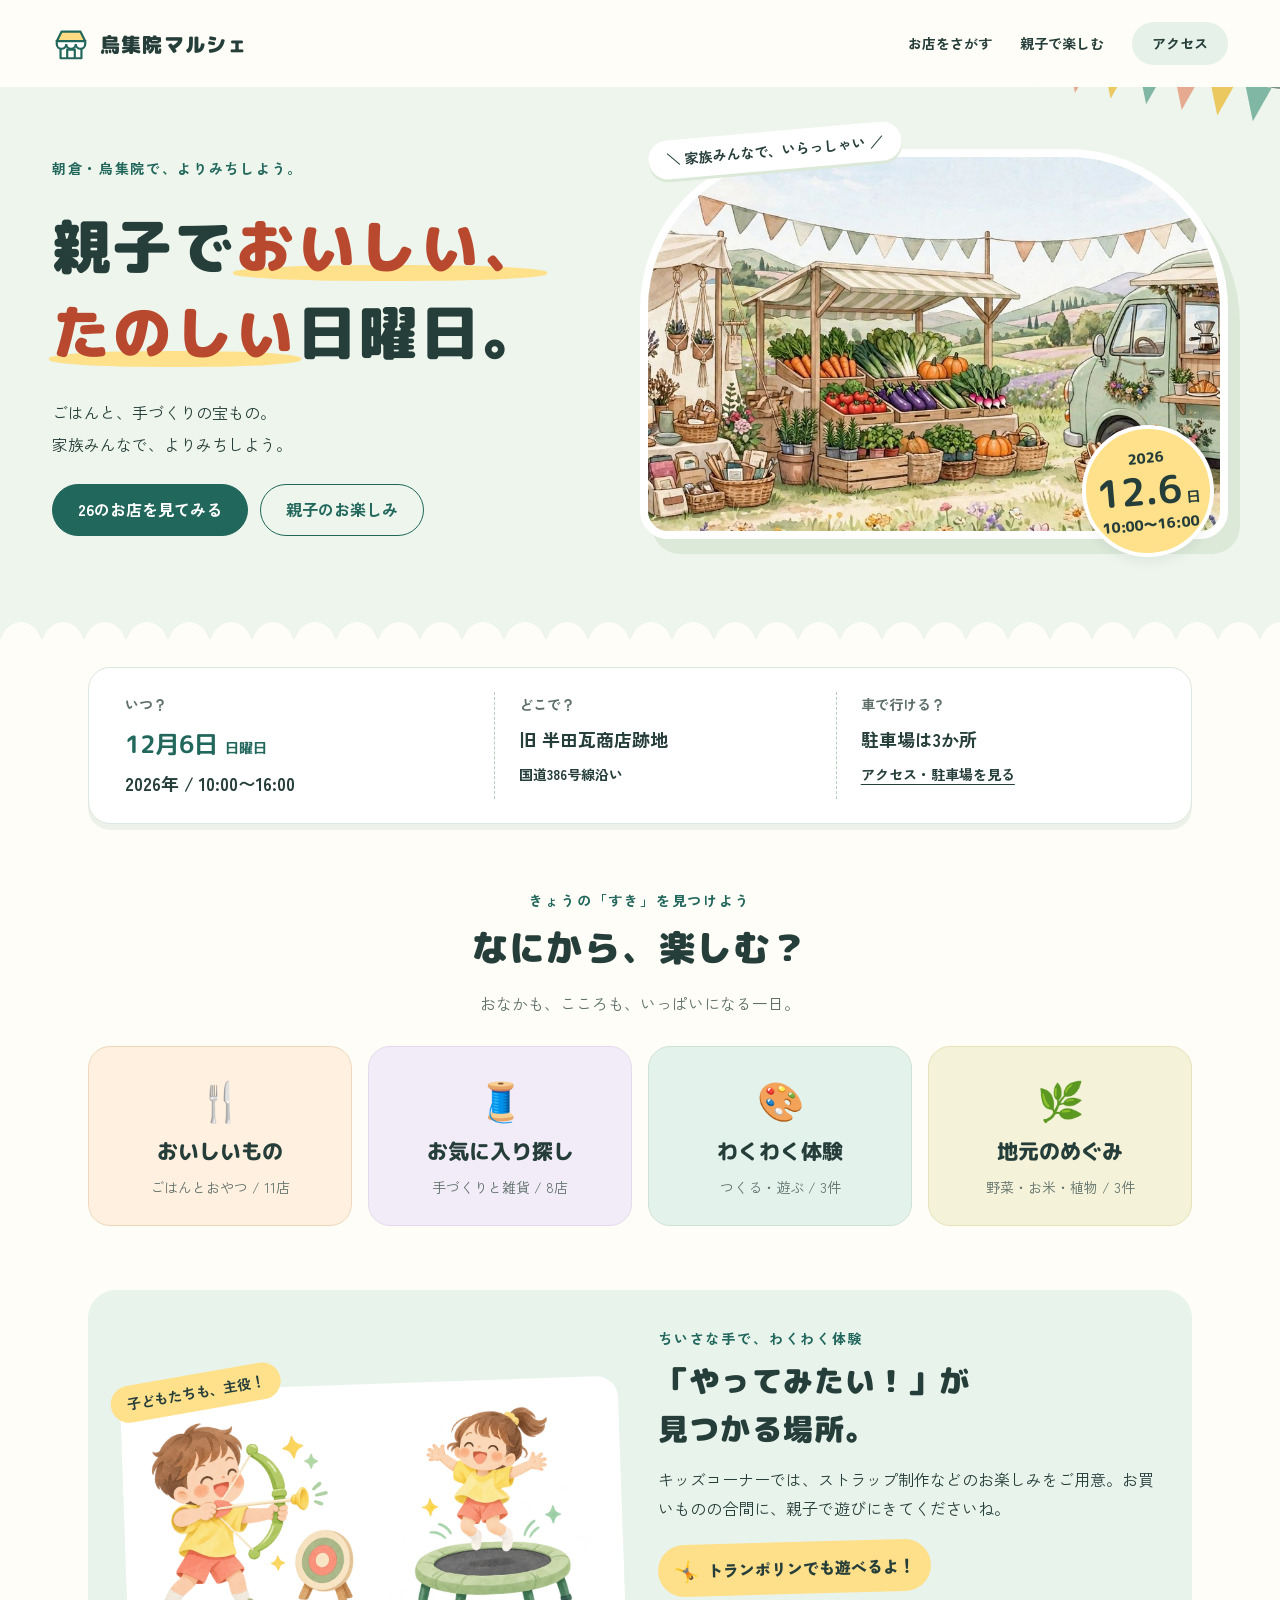
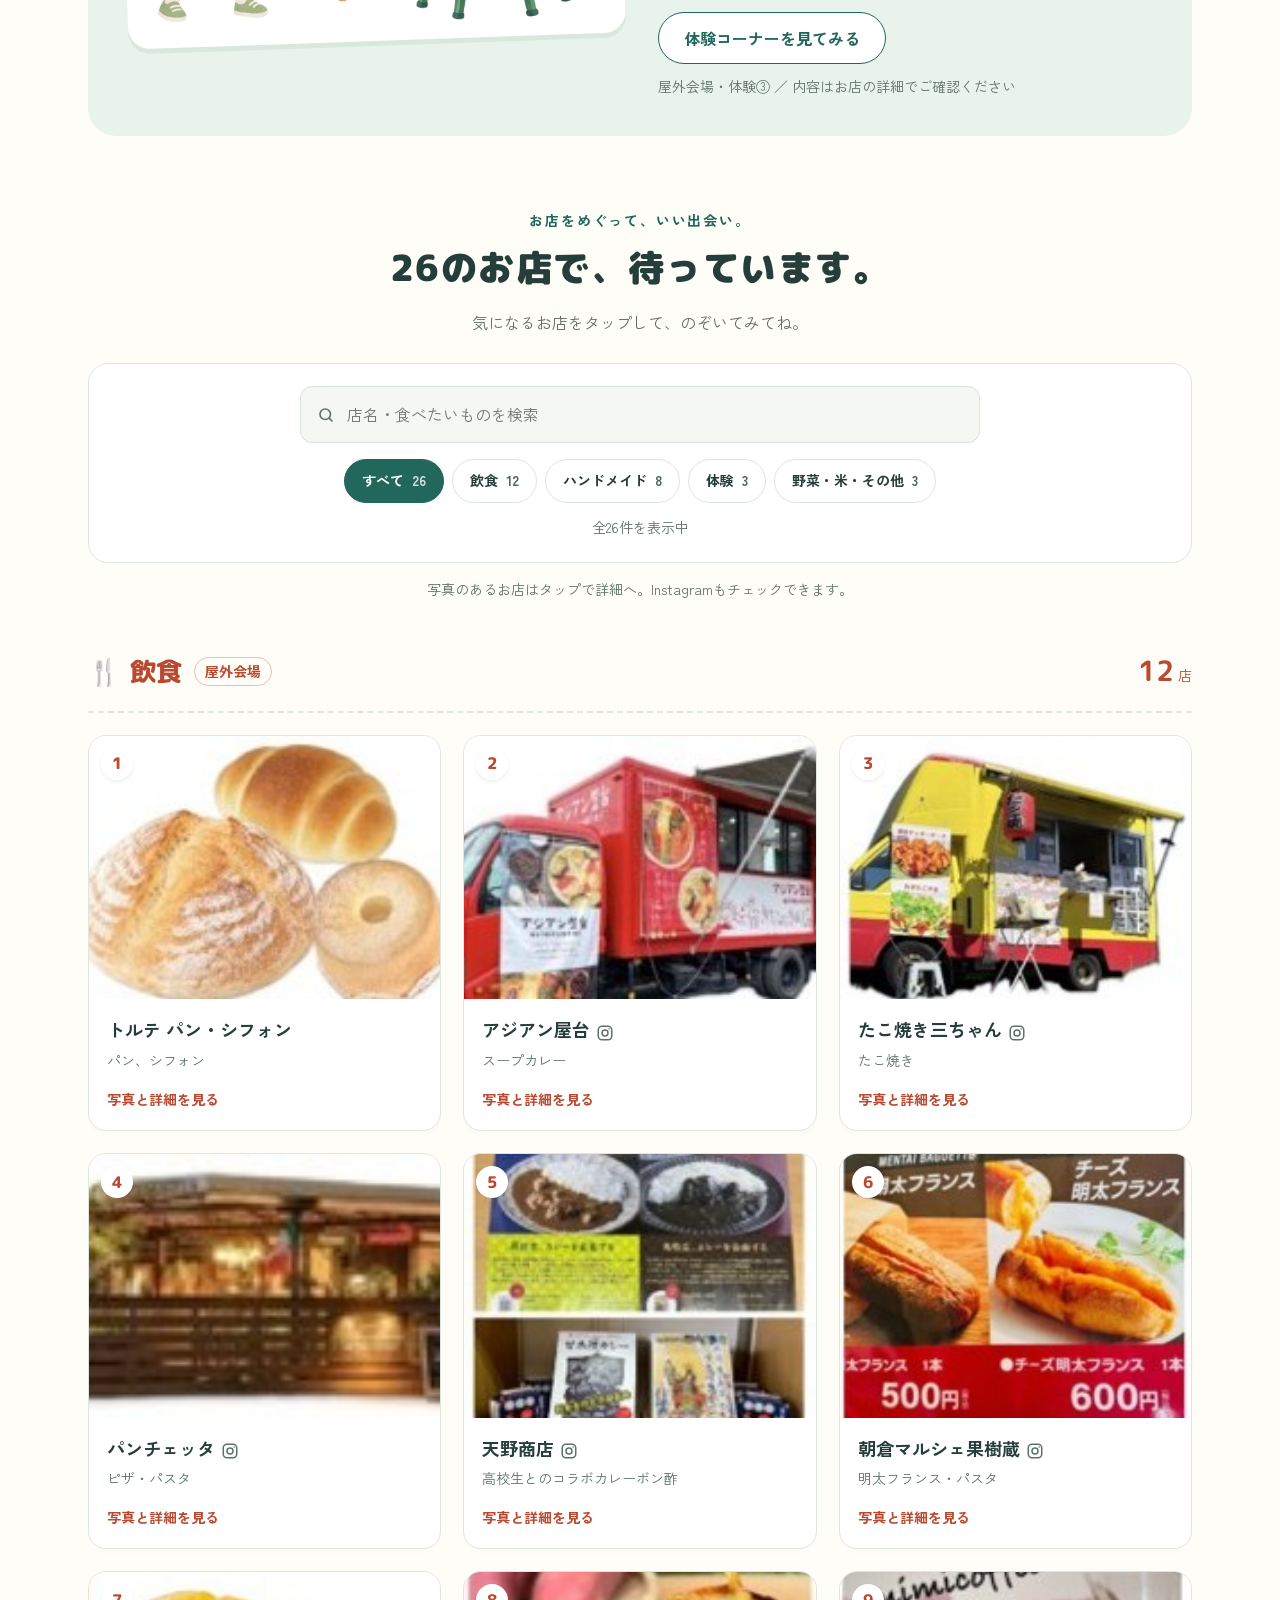
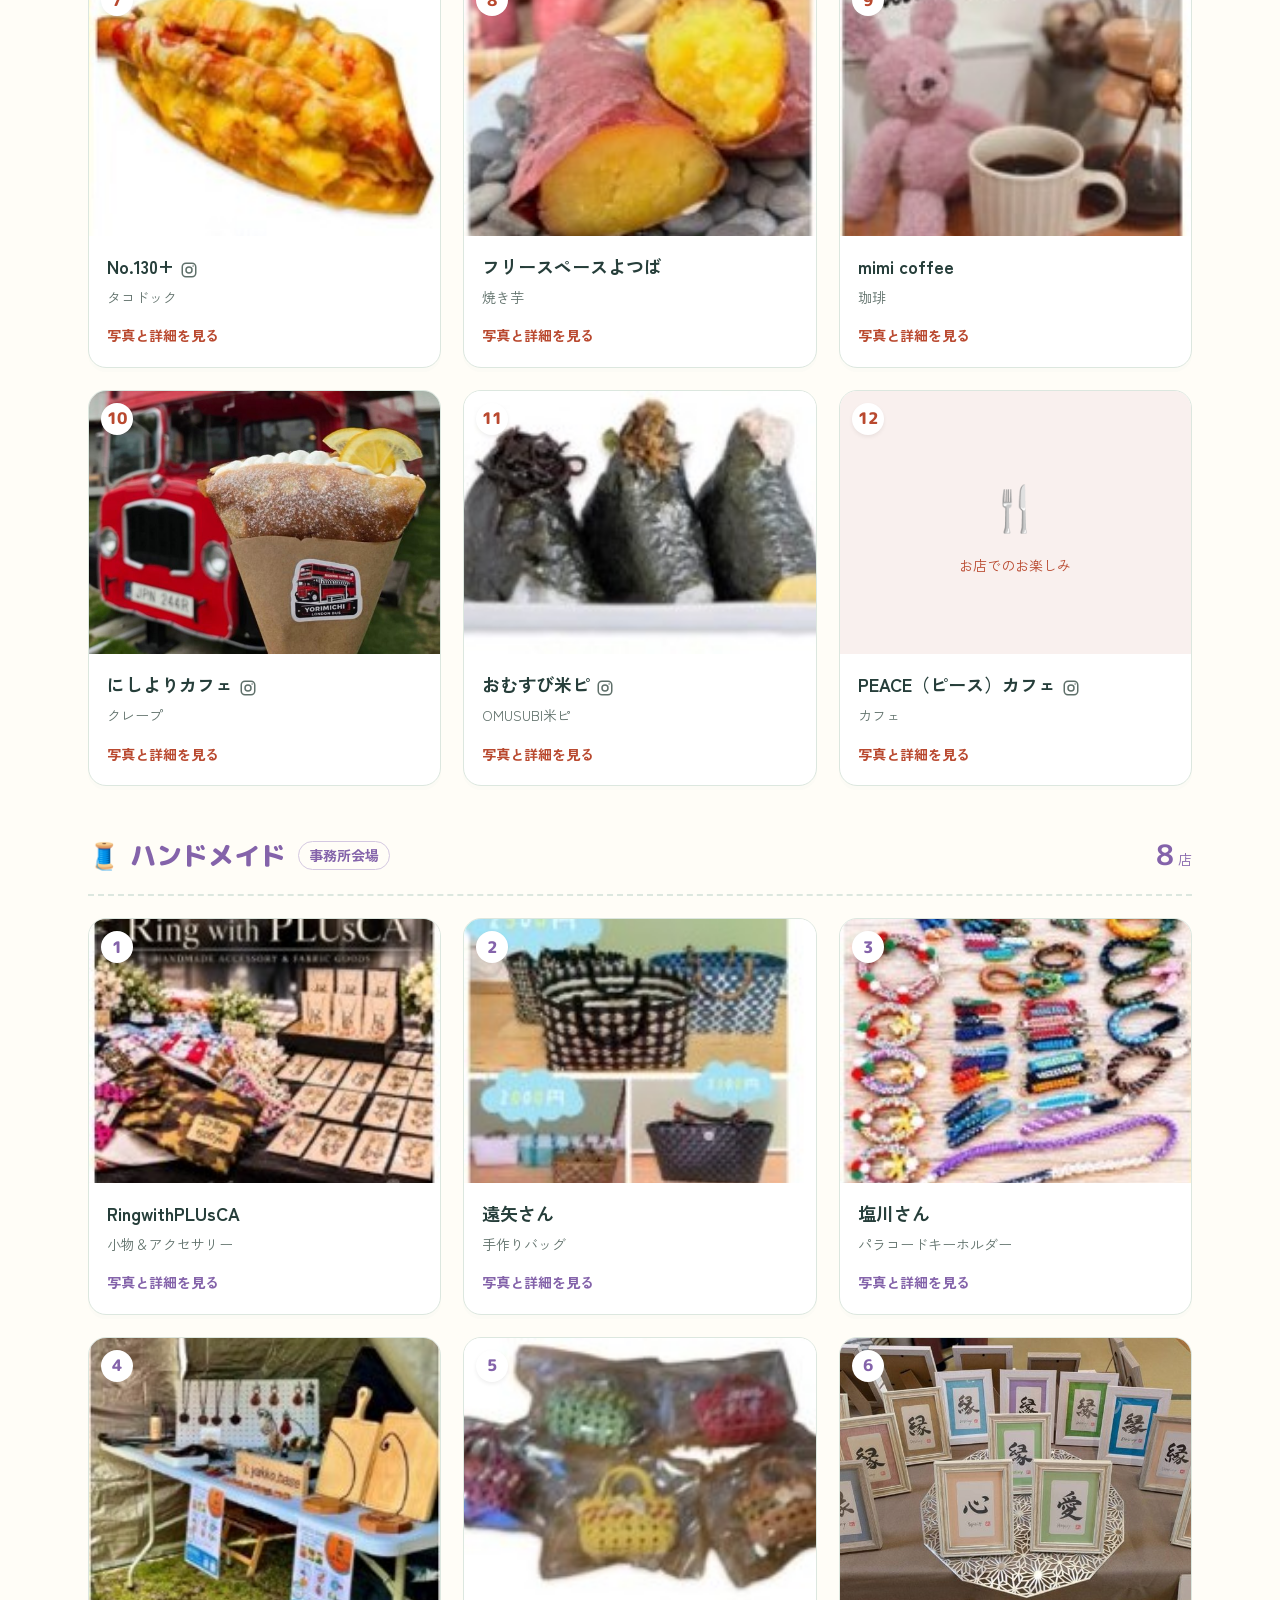
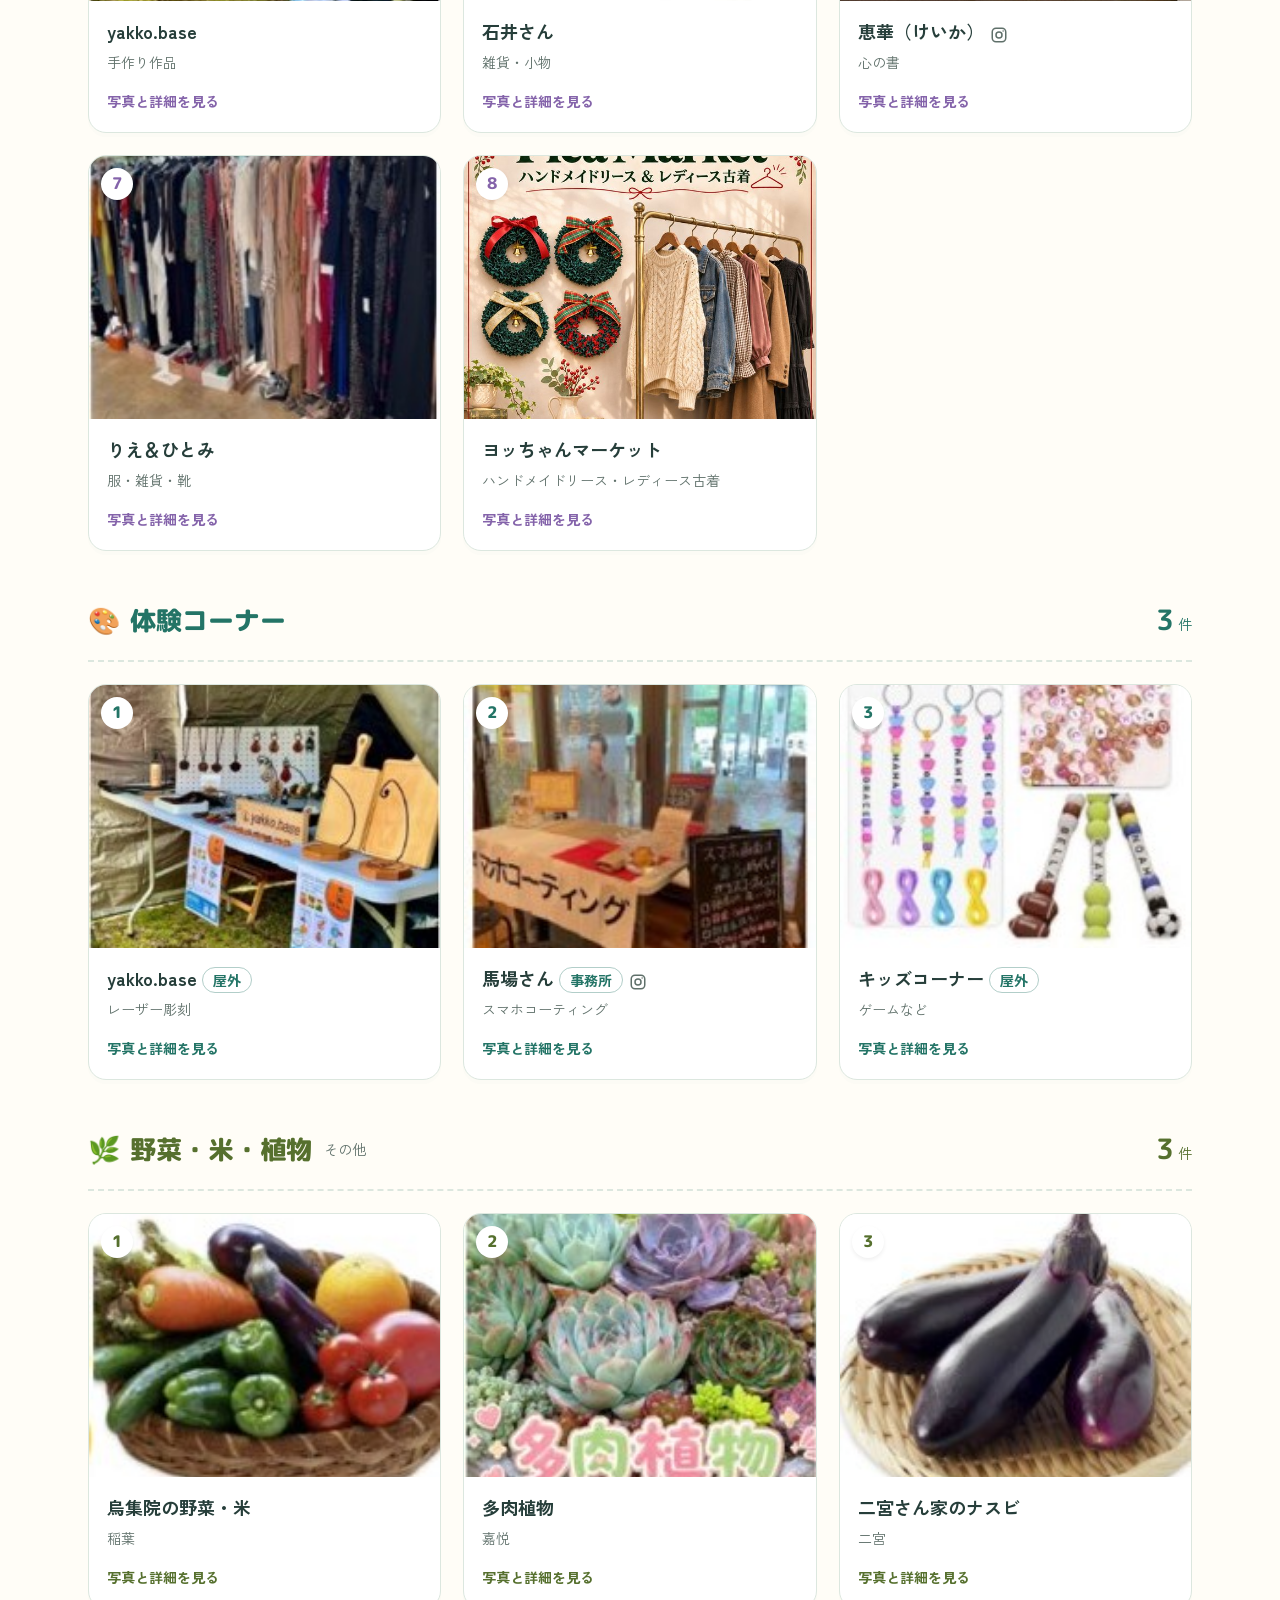
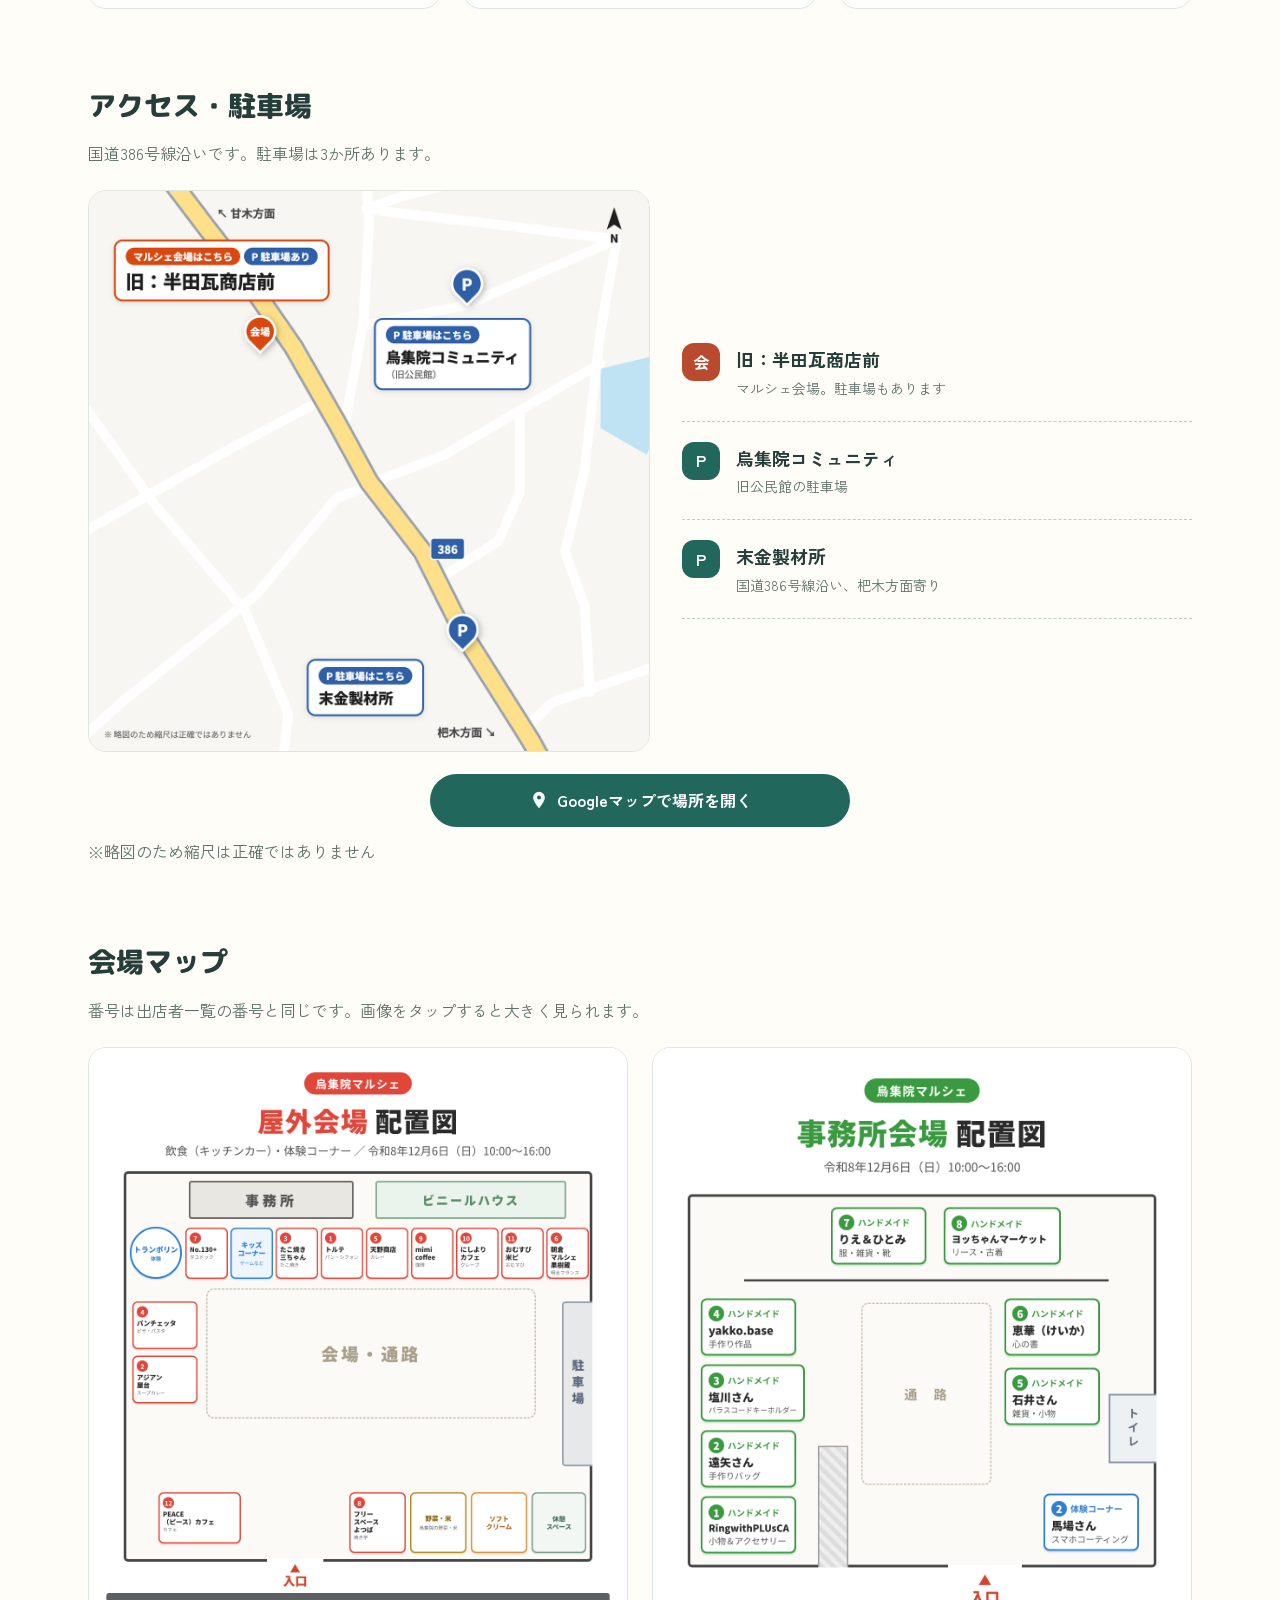
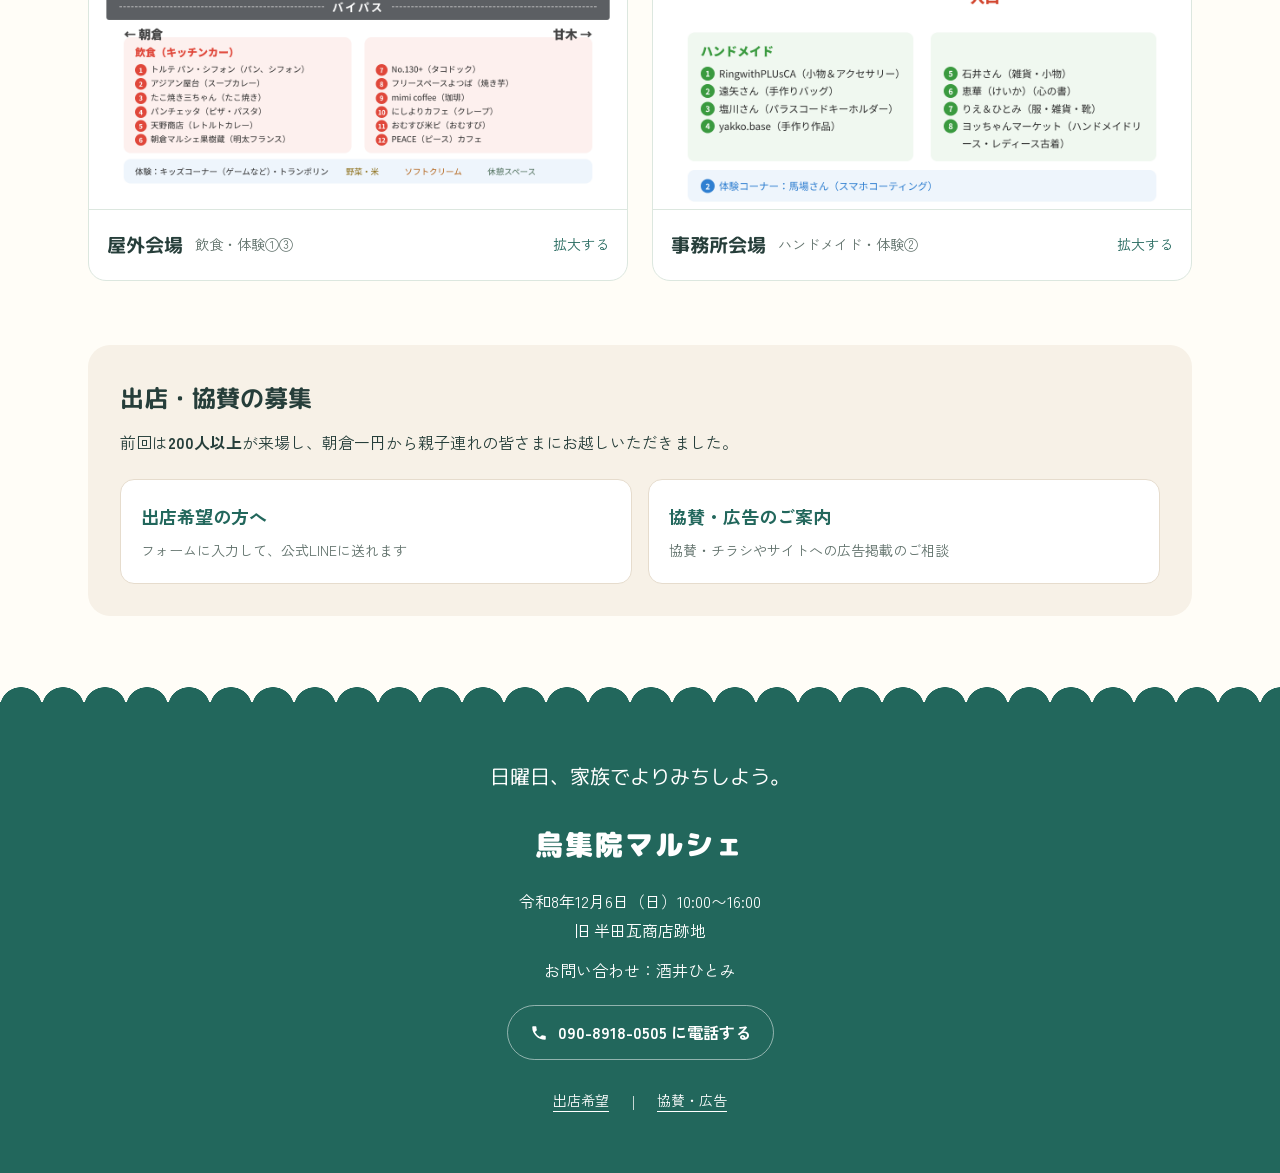
<file: index.html>
<!doctype html>
<html lang="ja">
<head>
<meta charset="utf-8">
<meta name="viewport" content="width=device-width, initial-scale=1, viewport-fit=cover">
<meta name="color-scheme" content="light">
<meta name="description" content="12月6日（日）は烏集院マルシェへ。ごはんとおやつ、手づくり雑貨、キッズコーナーなど全26店。親子で楽しむ日曜日。10:00〜16:00／旧 半田瓦商店跡地。">
<link rel="icon" href="data:,">
<title>烏集院マルシェ｜親子でおいしい、たのしい日曜日。</title>
<link rel="preconnect" href="https://fonts.googleapis.com">
<link rel="preconnect" href="https://fonts.gstatic.com" crossorigin>
<link rel="stylesheet" href="theme.css">
<link rel="stylesheet" href="market.css">
</head>
<body>

<a class="skip-link" href="#shops">お店の一覧へ進む</a>
<nav class="site-nav" aria-label="メインメニュー">
  <a class="brand" href="index.html" aria-label="烏集院マルシェ ホーム"><svg class="brand-icon" viewBox="0 0 40 40" fill="none" aria-hidden="true"><path d="M5 17 10 7h20l5 10" fill="#ffdc83" stroke="currentColor" stroke-width="2.3" stroke-linejoin="round"/><path d="M5 17h30v3a5 5 0 0 1-10 0 5 5 0 0 1-10 0 5 5 0 0 1-10 0v-3Z" fill="#fff" stroke="currentColor" stroke-width="2.3"/><path d="M9 25v10h22V25M16 35v-9h8v9" stroke="currentColor" stroke-width="2.3" stroke-linejoin="round"/></svg>烏集院マルシェ</a>
  <div class="nav-links"><a href="#shops">お店をさがす</a><a href="#kids">親子で楽しむ</a><a class="nav-access" href="#access">アクセス</a></div>
</nav>
<header class="hero">
  <div class="bunting" aria-hidden="true"><i></i><i></i><i></i><i></i><i></i><i></i><i></i><i></i><i></i><i></i><i></i><i></i></div>
  <div class="hero-inner">
    <div class="hero-copy">
      <p class="eyebrow">朝倉・烏集院で、よりみちしよう。</p>
      <h1>親子で<span class="accent">おいしい、</span><br><span class="accent">たのしい</span>日曜日。</h1>
      <p class="welcome">ごはんと、手づくりの宝もの。<br>家族みんなで、よりみちしよう。</p>
      <div class="hero-actions"><a class="pill" href="#shops">26のお店を見てみる</a><a class="pill secondary" href="#kids">親子のお楽しみ</a></div>
    </div>
    <div class="hero-art">
      <img class="hero-img" src="images/market-illustration.jpg" alt="雑貨のテント、野菜の屋台、キッチンカーが並ぶマルシェの水彩イラスト" width="1600" height="600" fetchpriority="high">
      <span class="art-caption">＼ 家族みんなで、いらっしゃい ／</span>
      <div class="art-note"><span>2026</span><b>12.6<span style="font-size:14px"> 日</span></b><span>10:00〜16:00</span></div>
    </div>
  </div>
</header>

<main class="wrap" id="main-content">

  <dl class="info" aria-label="開催情報">
    <div><dt>いつ？</dt><dd><strong>12月6日 <small>日曜日</small></strong><br>2026年 / 10:00〜16:00</dd></div>
    <div><dt>どこで？</dt><dd>旧 半田瓦商店跡地<br><small>国道386号線沿い</small></dd></div>
    <div><dt>車で行ける？</dt><dd>駐車場は3か所<br><a href="#access"><small>アクセス・駐車場を見る</small></a></dd></div>
  </dl>

  <section class="discover" aria-labelledby="discover-title">
    <p class="section-kicker">きょうの「すき」を見つけよう</p>
    <h2 class="section-title" id="discover-title">なにから、楽しむ？</h2>
    <p class="section-intro">おなかも、こころも、いっぱいになる一日。</p>
    <div class="discover-links">
      <a class="discover-link" href="#shops" data-discover="food"><span class="symbol" aria-hidden="true">🍴</span><b>おいしいもの</b><span>ごはんとおやつ / 11店</span></a>
      <a class="discover-link" href="#shops" data-discover="handmade"><span class="symbol" aria-hidden="true">🧵</span><b>お気に入り探し</b><span>手づくりと雑貨 / 8店</span></a>
      <a class="discover-link" href="#shops" data-discover="experience"><span class="symbol" aria-hidden="true">🎨</span><b>わくわく体験</b><span>つくる・遊ぶ / 3件</span></a>
      <a class="discover-link" href="#shops" data-discover="farm"><span class="symbol" aria-hidden="true">🌿</span><b>地元のめぐみ</b><span>野菜・お米・植物 / 3件</span></a>
    </div>
  </section>

  <section class="kids" id="kids" aria-labelledby="kids-title">
    <div class="kids-photo kids-photo--play">
      <img loading="lazy" decoding="async" src="images/archery.webp" width="640" height="640" alt="おもちゃの弓矢で遊ぶ子どものイラスト">
      <img loading="lazy" decoding="async" src="images/trampoline.webp" width="640" height="640" alt="トランポリンで楽しそうに跳ぶ子どものイラスト">
      <span class="kids-sticker">子どもたちも、主役！</span>
    </div>
    <div class="kids-copy"><p class="section-kicker">ちいさな手で、わくわく体験</p><h2 class="section-title" id="kids-title">「やってみたい！」が<br>見つかる場所。</h2><p>キッズコーナーでは、ストラップ制作などのお楽しみをご用意。お買いものの合間に、親子で遊びにきてくださいね。</p><p class="kids-tramp"><span aria-hidden="true">🤸</span>トランポリンでも遊べるよ！</p><a class="pill" href="#shops" data-discover="experience">体験コーナーを見てみる</a><span class="kids-small">屋外会場・体験③ ／ 内容はお店の詳細でご確認ください</span></div>
  </section>



  <div class="list-heading" id="shops"><p class="section-kicker">お店をめぐって、いい出会い。</p><h2 class="section-title"><span>26のお店で、</span><span>待っています。</span></h2><p class="section-intro">気になるお店をタップして、のぞいてみてね。</p></div>
  <div class="controls">
    <label class="search">
      <svg width="18" height="18" viewBox="0 0 24 24" fill="none" stroke="currentColor" stroke-width="2.2" stroke-linecap="round" aria-hidden="true"><circle cx="11" cy="11" r="7"/><path d="m20 20-3.5-3.5"/></svg>
      <input id="q" type="search" placeholder="店名・食べたいものを検索" aria-label="出店者を検索">
    </label>
    <div class="tabs" role="group" aria-label="カテゴリで絞り込み">
      <button type="button" class="tab" data-filter="all" aria-pressed="true">すべて <span class="k">26</span></button>
      <button type="button" class="tab" data-filter="food" aria-pressed="false"><span class="d" aria-hidden="true"></span>飲食 <span class="k">12</span></button>
      <button type="button" class="tab" data-filter="handmade" aria-pressed="false"><span class="d" aria-hidden="true"></span>ハンドメイド <span class="k">8</span></button>
      <button type="button" class="tab" data-filter="experience" aria-pressed="false"><span class="d" aria-hidden="true"></span>体験 <span class="k">3</span></button>
      <button type="button" class="tab" data-filter="farm" aria-pressed="false"><span class="d" aria-hidden="true"></span>野菜・米・その他 <span class="k">3</span></button>
    </div>
    <p class="result-line" id="resultLine" aria-live="polite">全26件を表示中</p>
  </div>

  <p class="swipe-hint">写真のあるお店はタップで詳細へ。Instagramもチェックできます。</p>
  <div id="list">

    <section class="cat cat-food" data-cat="food">
      <div class="cat-head"><h2>飲食</h2><a class="place" href="#map-okugai">屋外会場</a><span class="count"><b>12</b>店</span></div>
      <ul class="rows">
        <li class="row" data-text="トルテ パン・シフォン パン シフォン"><span class="no">1</span><div><div class="name">トルテ パン・シフォン</div><div class="item">パン、シフォン</div></div></li>
        <li class="row" data-text="アジアン屋台 スープカレー"><span class="no">2</span><div><div class="name">アジアン屋台</div><div class="item">スープカレー</div></div></li>
        <li class="row" data-text="たこ焼き三ちゃん たこ焼き"><span class="no">3</span><div><div class="name">たこ焼き三ちゃん</div><div class="item">たこ焼き</div></div></li>
        <li class="row" data-text="パンチェッタ ピザ パスタ"><span class="no">4</span><div><div class="name">パンチェッタ</div><div class="item">ピザ・パスタ</div></div></li>
        <li class="row" data-text="天野商店 高校生とのコラボカレーボン酢 コラボ"><span class="no">5</span><div><div class="name">天野商店</div><div class="item">高校生とのコラボカレーボン酢</div></div></li>
        <li class="row" data-text="朝倉マルシェ果樹蔵 明太フランス パスタ"><span class="no">6</span><div><div class="name">朝倉マルシェ果樹蔵</div><div class="item">明太フランス・パスタ</div></div></li>
        <li class="row" data-text="No.130+ タコドック"><span class="no">7</span><div><div class="name">No.130+</div><div class="item">タコドック</div></div></li>
        <li class="row" data-text="フリースペースよつば 焼き芋"><span class="no">8</span><div><div class="name">フリースペースよつば</div><div class="item">焼き芋</div></div></li>
        <li class="row" data-text="mimi coffee 珈琲 コーヒー"><span class="no">9</span><div><div class="name">mimi coffee</div><div class="item">珈琲</div></div></li>
        <li class="row" data-text="NiSHiYOR! café にしよりカフェ クレープ"><span class="no">10</span><div><div class="name">にしよりカフェ</div><div class="item">クレープ</div></div></li>
        <li class="row" data-text="おむすび米ピ OMUSUBI米ピ"><span class="no">11</span><div><div class="name">おむすび米ピ</div><div class="item">OMUSUBI米ピ</div></div></li>
        <li class="row" data-text="PEACE ピース ピースカフェ カフェ"><span class="no">12</span><div><div class="name">PEACE（ピース）カフェ</div><div class="item">カフェ</div></div></li>
      </ul>
    </section>

    <section class="cat cat-hand" data-cat="handmade">
      <div class="cat-head"><h2>ハンドメイド</h2><a class="place" href="#map-jimusho">事務所会場</a><span class="count"><b>8</b>店</span></div>
      <ul class="rows">
        <li class="row" data-text="RingwithPLUsCA 小物 アクセサリー"><span class="no">1</span><div><div class="name">RingwithPLUsCA</div><div class="item">小物＆アクセサリー</div></div></li>
        <li class="row" data-text="遠矢さん 手作りバッグ"><span class="no">2</span><div><div class="name">遠矢さん</div><div class="item">手作りバッグ</div></div></li>
        <li class="row" data-text="塩川さん パラコードキーホルダー"><span class="no">3</span><div><div class="name">塩川さん</div><div class="item">パラコードキーホルダー</div></div></li>
        <li class="row" data-text="yakko.base 手作り作品"><span class="no">4</span><div><div class="name">yakko.base</div><div class="item">手作り作品</div></div></li>
        <li class="row" data-text="石井さん 雑貨 小物"><span class="no">5</span><div><div class="name">石井さん</div><div class="item">雑貨・小物</div></div></li>
        <li class="row" data-text="恵華 けいか 心の書 書道 額"><span class="no">6</span><div><div class="name">恵華（けいか）</div><div class="item">心の書</div></div></li>
        <li class="row" data-text="りえ＆ひとみ 服 雑貨 靴"><span class="no">7</span><div><div class="name">りえ＆ひとみ</div><div class="item">服・雑貨・靴</div></div></li>
        <li class="row" data-text="ヨッちゃんマーケット 手作り雑貨 ハンドメイドリース リース レディース古着 古着 フリーマーケット"><span class="no">8</span><div><div class="name">ヨッちゃんマーケット</div><div class="item">ハンドメイドリース・レディース古着</div></div></li>
      </ul>
    </section>

    <section class="cat cat-exp" data-cat="experience">
      <div class="cat-head"><h2>体験コーナー</h2><span class="count"><b>3</b>件</span></div>
      <ul class="rows">
        <li class="row" data-text="yakko.base レーザー彫刻"><span class="no">1</span><div><div class="name">yakko.base<a class="place" href="#map-okugai">屋外</a></div><div class="item">レーザー彫刻</div></div></li>
        <li class="row" data-text="馬場さん スマホコーティング"><span class="no">2</span><div><div class="name">馬場さん<a class="place" href="#map-jimusho">事務所</a></div><div class="item">スマホコーティング</div></div></li>
        <li class="row" data-text="キッズコーナー ゲーム"><span class="no">3</span><div><div class="name">キッズコーナー<a class="place" href="#map-okugai">屋外</a></div><div class="item">ゲームなど</div></div></li>
      </ul>
    </section>

    <section class="cat cat-farm" data-cat="farm">
      <div class="cat-head"><h2>野菜・米・植物</h2><span class="sub">その他</span><span class="count"><b>3</b>件</span></div>
      <ul class="rows">
        <li class="row" data-text="烏集院の野菜 米 稲葉"><span class="no">1</span><div><div class="name">烏集院の野菜・米</div><div class="item">稲葉</div></div></li>
        <li class="row" data-text="多肉植物 嘉悦"><span class="no">2</span><div><div class="name">多肉植物</div><div class="item">嘉悦</div></div></li>
        <li class="row" data-text="二宮さん家のナスビ 二宮"><span class="no">3</span><div><div class="name">二宮さん家のナスビ</div><div class="item">二宮</div></div></li>
      </ul>
    </section>

    <div class="empty" id="empty">該当する出店者が見つかりませんでした。<br>別のキーワードで探してみてください。</div>
  </div>

  <section class="access" id="access" aria-labelledby="access-title">
    <h2 class="sec-title" id="access-title">アクセス・駐車場</h2>
    <p class="sec-note">国道386号線沿いです。駐車場は3か所あります。</p>
    <div class="access-body">
      <figure class="access-map">
        <a href="images/access-map.png" target="_blank" rel="noopener"><img loading="lazy" decoding="async" src="images/access-map.png" alt="会場周辺の略図。国道386号線沿い、甘木方面寄りに会場の旧 半田瓦商店前（駐車場あり）。その東側に烏集院コミュニティ（旧公民館）の駐車場、杷木方面寄りに末金製材所の駐車場。" width="1200" height="1200"></a>
      </figure>
      <ul class="parking">
        <li><span class="p venue" aria-hidden="true"><span>会</span></span><div><b>旧：半田瓦商店前</b><small>マルシェ会場。駐車場もあります</small></div></li>
        <li><span class="p" aria-hidden="true"><span>P</span></span><div><b>烏集院コミュニティ</b><small>旧公民館の駐車場</small></div></li>
        <li><span class="p" aria-hidden="true"><span>P</span></span><div><b>末金製材所</b><small>国道386号線沿い、杷木方面寄り</small></div></li>
      </ul>
    </div>
    <a class="gmap" href="https://maps.app.goo.gl/vhonHxLZ6FecGgJs9" target="_blank" rel="noopener"><svg width="20" height="20" viewBox="0 0 24 24" fill="currentColor" aria-hidden="true"><path d="M12 2a7 7 0 0 0-7 7c0 5.2 7 13 7 13s7-7.8 7-13a7 7 0 0 0-7-7zm0 9.5A2.5 2.5 0 1 1 12 6.5a2.5 2.5 0 0 1 0 5z"/></svg>Googleマップで場所を開く</a>
    <p class="sec-note" style="margin-top:10px">※略図のため縮尺は正確ではありません</p>
  </section>

  <section class="maps" aria-labelledby="maps-title">
    <h2 class="sec-title" id="maps-title">会場マップ</h2>
    <p class="sec-note">番号は出店者一覧の番号と同じです。画像をタップすると大きく見られます。</p>
    <div class="map-grid">
      <figure class="map-card" id="map-okugai">
        <a href="images/haichi-okugai.png" target="_blank" rel="noopener"><img loading="lazy" decoding="async" src="images/haichi-okugai.png" alt="屋外会場の配置図。事務所とビニールハウスの前に、トランポリン、飲食7、キッズコーナー、飲食3・1・5・9・10・11・6が横一列。左側に飲食4・2、右側に駐車場。入口の左に飲食12、右に飲食8、野菜・米、ソフトクリーム、休憩スペース。バイパス側が入口。" width="1240" height="1754"></a>
        <figcaption><b>屋外会場</b><span>飲食・体験①③</span><em>拡大する</em></figcaption>
      </figure>
      <figure class="map-card" id="map-jimusho">
        <a href="images/haichi-jimusho.png" target="_blank" rel="noopener"><img loading="lazy" decoding="async" src="images/haichi-jimusho.png" alt="事務所会場の配置図。奥に7・8、左の壁沿いに4・3・2・1、右に6・5とトイレ、入口近くに体験2。" width="1240" height="1754"></a>
        <figcaption><b>事務所会場</b><span>ハンドメイド・体験②</span><em>拡大する</em></figcaption>
      </figure>
    </div>
  </section>



  <section class="join" aria-labelledby="join-title">
    <h2 id="join-title">出店・協賛の募集</h2>
    <p class="lead">前回は<b>200人以上</b>が来場し、朝倉一円から親子連れの皆さまにお越しいただきました。</p>
    <div class="join-links">
      <a href="entry.html"><b>出店希望の方へ</b><span>フォームに入力して、公式LINEに送れます</span><svg width="22" height="22" viewBox="0 0 24 24" fill="none" stroke="currentColor" stroke-width="2.4" stroke-linecap="round" stroke-linejoin="round" aria-hidden="true"><path d="m9 6 6 6-6 6"/></svg></a>
      <a class="sp" href="sponsor.html"><b>協賛・広告のご案内</b><span>協賛・チラシやサイトへの広告掲載のご相談</span><svg width="22" height="22" viewBox="0 0 24 24" fill="none" stroke="currentColor" stroke-width="2.4" stroke-linecap="round" stroke-linejoin="round" aria-hidden="true"><path d="m9 6 6 6-6 6"/></svg></a>
    </div>
  </section>
</main>

<footer>
  <div class="eave-top" aria-hidden="true"></div>
  <div class="foot">
    <p class="footer-message">日曜日、家族でよりみちしよう。</p>
    <p class="name">烏集院マルシェ</p>
    <p>令和8年12月6日（日）10:00〜16:00<br>旧 半田瓦商店跡地</p>
    <p>お問い合わせ：酒井ひとみ</p>
    <a class="call" href="tel:09089180505"><svg width="18" height="18" viewBox="0 0 24 24" fill="currentColor" aria-hidden="true"><path d="M6.6 10.8a15.1 15.1 0 0 0 6.6 6.6l2.2-2.2a1 1 0 0 1 1-.25 11.4 11.4 0 0 0 3.6.57 1 1 0 0 1 1 1V20a1 1 0 0 1-1 1A17 17 0 0 1 3 4a1 1 0 0 1 1-1h3.5a1 1 0 0 1 1 1c0 1.25.2 2.45.57 3.57a1 1 0 0 1-.25 1z"/></svg>090-8918-0505 に電話する</a>
    <p class="links"><a href="entry.html">出店希望</a>｜<a href="sponsor.html">協賛・広告</a></p>
  </div>
</footer>

<dialog class="shop" id="shop" aria-labelledby="shopTitle">
  <div class="ph" id="shopPh"></div>
  <div class="body">
    <p class="meta" id="shopMeta"></p>
    <h3 id="shopTitle"></h3>
    <ul class="desc" id="shopDesc"></ul>
    <p class="note" id="shopNote"></p>
    <a class="ig" id="shopIg" href="#" target="_blank" rel="noopener" hidden><svg width="18" height="18" viewBox="0 0 24 24" fill="none" stroke="currentColor" stroke-width="2" aria-hidden="true"><rect x="3" y="3" width="18" height="18" rx="5"/><circle cx="12" cy="12" r="4"/><circle cx="17.5" cy="6.5" r="1" fill="currentColor" stroke="none"/></svg><span id="shopIgText">Instagramを見る</span></a>
    <div class="actions">
      <a class="go" id="shopGo" href="#map-okugai">配置図で場所を見る</a>
      <button type="button" class="close" id="shopClose">閉じる</button>
    </div>
  </div>
</dialog>

<script>
(function(){
  var currentFilter='all';
  var q=document.getElementById('q');
  var sections=[].slice.call(document.querySelectorAll('section.cat'));
  var resultLine=document.getElementById('resultLine');
  var empty=document.getElementById('empty');
  var tabs=[].slice.call(document.querySelectorAll('.tab'));
  var TOTAL=26;

  function apply(){
    var keyword=q.value.trim().toLowerCase();
    var visible=0;
    sections.forEach(function(sec){
      var catMatch=(currentFilter==='all'||currentFilter===sec.getAttribute('data-cat'));
      var secVisible=0;
      sec.querySelectorAll('.row').forEach(function(row){
        var text=((row.getAttribute('data-text')||'')+' '+(row.getAttribute('data-details')||'')).toLowerCase();
        var show=catMatch && (!keyword || text.indexOf(keyword)>-1);
        row.classList.toggle('hidden',!show);
        if(show){secVisible++;visible++;}
      });
      sec.classList.toggle('hidden',secVisible===0);
    });
    empty.classList.toggle('show',visible===0);
    resultLine.textContent=(visible===TOTAL)?'全26件を表示中':visible+'件を表示中（全26件）';
    tabs.forEach(function(b){b.setAttribute('aria-pressed',b.getAttribute('data-filter')===currentFilter?'true':'false');});
  }
  tabs.forEach(function(b){
    b.addEventListener('click',function(){currentFilter=b.getAttribute('data-filter');apply();});
  });

  /* ---- 店舗の詳細 ---- */
  var IMG={"yocchan": "images/shops/yocchan.jpg", "nishiyori": "images/shops/nishiyori.jpg", "amano": "images/shops/amano.jpg", "asian": "images/shops/asian.jpg", "baba": "images/shops/baba.jpg", "inaba": "images/shops/inaba.jpg", "ishii": "images/shops/ishii.jpg", "kaetsu": "images/shops/kaetsu.jpg", "kajuzo": "images/shops/kajuzo.jpg", "mimi": "images/shops/mimi.jpg", "naomi": "images/shops/naomi.jpg", "ninomiya": "images/shops/ninomiya.jpg", "no130": "images/shops/no130.jpg", "omusubi": "images/shops/omusubi.jpg", "pancetta": "images/shops/pancetta.jpg", "plusca": "images/shops/plusca.jpg", "rie": "images/shops/rie.jpg", "shiokawa": "images/shops/shiokawa.jpg", "takoyaki": "images/shops/takoyaki.jpg", "torte": "images/shops/torte.jpg", "toya": "images/shops/toya.jpg", "toys": "images/shops/toys.jpg", "yakko": "images/shops/yakko.jpg", "yotsuba": "images/shops/yotsuba.jpg", "keika": "images/shops/keika.jpg"};
  var SHOPS={"food-1": {"img": ["torte"], "title": "TORTE〜トルテ〜", "desc": ["塩こうじごはん", "シフォンケーキ"], "place": "okugai"}, "food-2": {"img": ["asian"], "title": "アジアン屋台", "desc": ["スープカレー"], "place": "okugai", "ig": "asian_yatai"}, "food-3": {"img": ["takoyaki"], "title": "たこ焼き三ちゃん", "desc": ["たこ焼き"], "place": "okugai", "ig": "takoyaki_sanchan"}, "food-4": {"img": ["pancetta"], "title": "パンチェッタ", "desc": ["ピザ・パスタ"], "place": "okugai", "ig": "pancetta2007"}, "food-5": {"img": ["amano"], "title": "天野商店", "desc": ["レトルトカレー"], "place": "okugai", "ig": "amanoshouten_mz"}, "food-6": {"img": ["kajuzo"], "title": "朝倉マルシェ果樹蔵", "desc": ["明太フランス"], "place": "okugai", "ig": "kajyukura.fan"}, "food-7": {"img": ["no130"], "title": "NO.130+", "desc": ["名物 タコドック"], "place": "okugai", "ig": "no.130purasu"}, "food-8": {"img": ["yotsuba"], "title": "フリースペースよつば", "desc": ["焼き芋"], "place": "okugai"}, "food-9": {"img": ["mimi"], "title": "mimicoffee", "desc": ["淹れたてコーヒー"], "place": "okugai"}, "food-10": {"img": ["nishiyori"], "title": "NiSHiYOR! café\nにしよりカフェ", "desc": ["クレープ"], "note": "朝倉の食材を使ったやさしい味", "place": "okugai", "ig": "nishiyoricafe"}, "food-11": {"img": ["omusubi"], "title": "OMUSUBI米ピ", "desc": ["こだわりのおむすび"], "place": "okugai", "ig": "omusubi_komepi"}, "hand-1": {"img": ["plusca"], "title": "Ring with PLUsCA", "desc": ["アクセサリー", "手作り小物"], "place": "jimusho"}, "hand-2": {"img": ["toya"], "title": "遠矢さん", "desc": ["手作りバッグ"], "place": "jimusho"}, "hand-3": {"img": ["shiokawa"], "title": "塩川さん", "desc": ["手作り小物"], "place": "jimusho"}, "hand-4": {"img": ["yakko"], "title": "yakko.base", "desc": ["レーザー彫刻", "手作り小物"], "place": "jimusho"}, "hand-5": {"img": ["ishii"], "title": "石井さん", "desc": ["手作り小物"], "place": "jimusho"}, "hand-6": {"img": ["keika"], "title": "恵華（けいか）", "desc": ["心の書"], "note": "一文字に想いを込めて。あなたの心にそっと寄り添う字を見つけてください。額の中はお好きなものに交換可能です。", "place": "jimusho", "ig": "a594ni"}, "hand-7": {"img": ["rie"], "title": "りえ＆ひとみ", "desc": ["洋服・雑貨"], "note": "洋服・靴・バッグなどなど掘り出し物あります！見に来てね☆", "place": "jimusho"}, "exp-1": {"img": ["yakko"], "title": "yakko.base", "desc": ["レーザー彫刻", "手作り小物"], "place": "okugai"}, "exp-2": {"img": ["baba"], "title": "馬場さん", "desc": ["スマホコーティング"], "place": "jimusho", "ig": "tomo1959taka"}, "exp-3": {"img": ["naomi", "toys"], "title": "なおみ（キッズコーナー）", "desc": ["キッズコーナー"], "note": "ストラップ制作などなど お楽しみに 100円", "place": "okugai"}, "farm-1": {"img": ["inaba"], "title": "稲葉さん", "desc": ["烏集院の野菜・お米"]}, "farm-2": {"img": ["kaetsu"], "title": "嘉悦さん", "desc": ["多肉植物"]}, "farm-3": {"img": ["ninomiya"], "title": "二宮さん", "desc": ["なす"]}, "hand-8": {"img": ["yocchan"], "title": "ヨッちゃんマーケット", "desc": ["ハンドメイドリース", "レディース古着"], "note": "Flea Market（フリーマーケット）", "place": "jimusho"}, "food-12": {"img": [], "title": "PEACE（ピース）カフェ", "desc": ["カフェ"], "place": "okugai", "ig": "peace20170620_"}};
  var PREFIX={food:'food',handmade:'hand',experience:'exp',farm:'farm'};
  var CATNAME={food:'飲食',handmade:'ハンドメイド',experience:'体験コーナー',farm:'野菜・米・植物'};
  var dlg=document.getElementById('shop'), lastRow=null;
  function openShop(cat,no,s,row){
    lastRow=row;
    dlg.className='shop '+cat;
    var ph=document.getElementById('shopPh'); ph.innerHTML=''; ph.hidden=!s.img.length;
    s.img.forEach(function(k){var im=document.createElement('img');im.src=IMG[k];im.alt=s.title+'の写真';ph.appendChild(im);});
    document.getElementById('shopMeta').textContent=CATNAME[cat]+'　'+no+'番'+(s.place?'　／　'+(s.place==='okugai'?'屋外会場':'事務所会場'):'');
    document.getElementById('shopTitle').textContent=s.title;
    var ul=document.getElementById('shopDesc'); ul.innerHTML='';
    s.desc.forEach(function(d){var li=document.createElement('li');li.textContent=d;ul.appendChild(li);});
    var note=document.getElementById('shopNote'); note.textContent=s.note||''; note.hidden=!s.note;
    var ig=document.getElementById('shopIg');
    if(s.ig){ig.hidden=false;ig.href='https://www.instagram.com/'+s.ig+'/';document.getElementById('shopIgText').textContent='Instagramを見る（@'+s.ig+'）';}else{ig.hidden=true;}
    var go=document.getElementById('shopGo');
    if(s.place){go.hidden=false;go.href='#map-'+s.place;go.textContent='配置図で場所を見る';}else{go.hidden=true;}
    if(dlg.showModal){dlg.showModal();}else{dlg.setAttribute('open','');}
  }
  function closeShop(){ if(dlg.close){dlg.close();}else{dlg.removeAttribute('open');} }
  document.getElementById('shopClose').addEventListener('click',closeShop);
  document.getElementById('shopGo').addEventListener('click',function(){lastRow=null;closeShop();});
  dlg.addEventListener('click',function(e){if(e.target===dlg)closeShop();});
  dlg.addEventListener('close',function(){if(lastRow)lastRow.focus({preventScroll:true});});
  sections.forEach(function(sec){
    var cat=sec.getAttribute('data-cat');
    sec.querySelectorAll('.row').forEach(function(row){
      var no=row.querySelector('.no').textContent.trim();
      var s=SHOPS[PREFIX[cat]+'-'+no];
      if(!s){ var ph=document.createElement('div'); ph.className='ph-none'; ph.textContent='お店でのお楽しみ'; row.insertBefore(ph,row.firstChild); return; }
      row.setAttribute('data-details',s.title+' '+s.desc.join(' ')+' '+(s.note||''));
      row.classList.add('tap'); row.setAttribute('role','button'); row.setAttribute('tabindex','0');
      row.setAttribute('aria-label',row.querySelector('.name').textContent+' の詳細を見る');
      if(s.ig){var mk=document.createElement('span');mk.className='ig-mark';mk.title='Instagramあり';mk.innerHTML='<svg width="18" height="18" viewBox="0 0 24 24" fill="none" stroke="currentColor" stroke-width="2" aria-hidden="true"><rect x="3" y="3" width="18" height="18" rx="5"/><circle cx="12" cy="12" r="4"/><circle cx="17.5" cy="6.5" r="1" fill="currentColor" stroke="none"/></svg><span class="sr-only">Instagramあり</span>';row.querySelector('.name').appendChild(mk);}
      if(s.img.length){var th=document.createElement('img'); th.className='thumb'; th.src=IMG[s.img[0]]; th.alt=''; th.loading='lazy'; th.decoding='async'; row.appendChild(th);}
      else{var ph0=document.createElement('div'); ph0.className='ph-none'; ph0.textContent='お店でのお楽しみ'; row.insertBefore(ph0,row.firstChild);}
      var more=document.createElement('span'); more.className='more'; more.textContent='写真と詳細を見る';
      row.querySelector('.item').after(more);
      row.addEventListener('click',function(e){ if(e.target.closest('a'))return; openShop(cat,no,s,row); });
      row.addEventListener('keydown',function(e){ if(e.target===row&&(e.key==='Enter'||e.key===' ')){e.preventDefault();openShop(cat,no,s,row);} });
    });
  });
  document.querySelectorAll('[data-discover]').forEach(function(link){
    link.addEventListener('click',function(){
      currentFilter=link.getAttribute('data-discover'); q.value=''; apply();
    });
  });
  document.querySelector('.hero-actions .pill').addEventListener('click',function(){currentFilter='all';q.value='';apply();});
  q.addEventListener('input',apply);
  apply();
})();
</script>
</body>
</html>
</file>
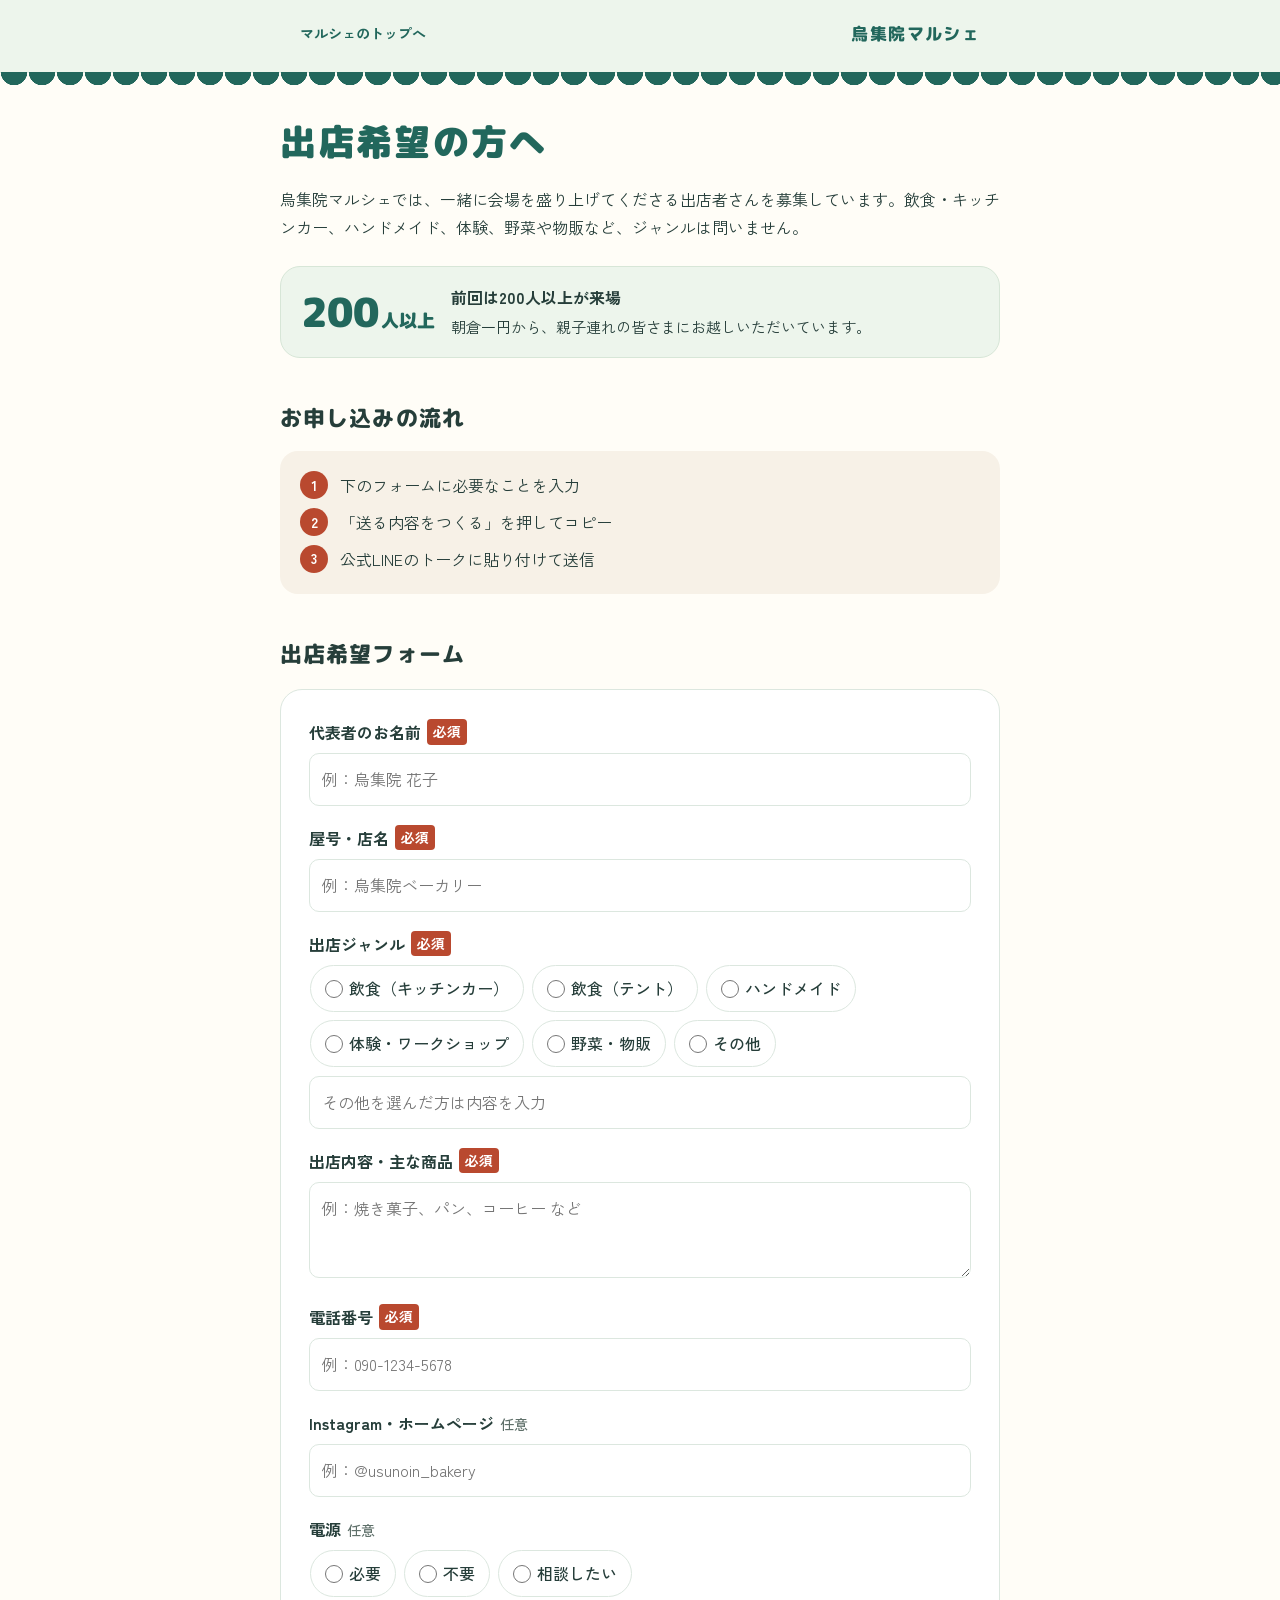
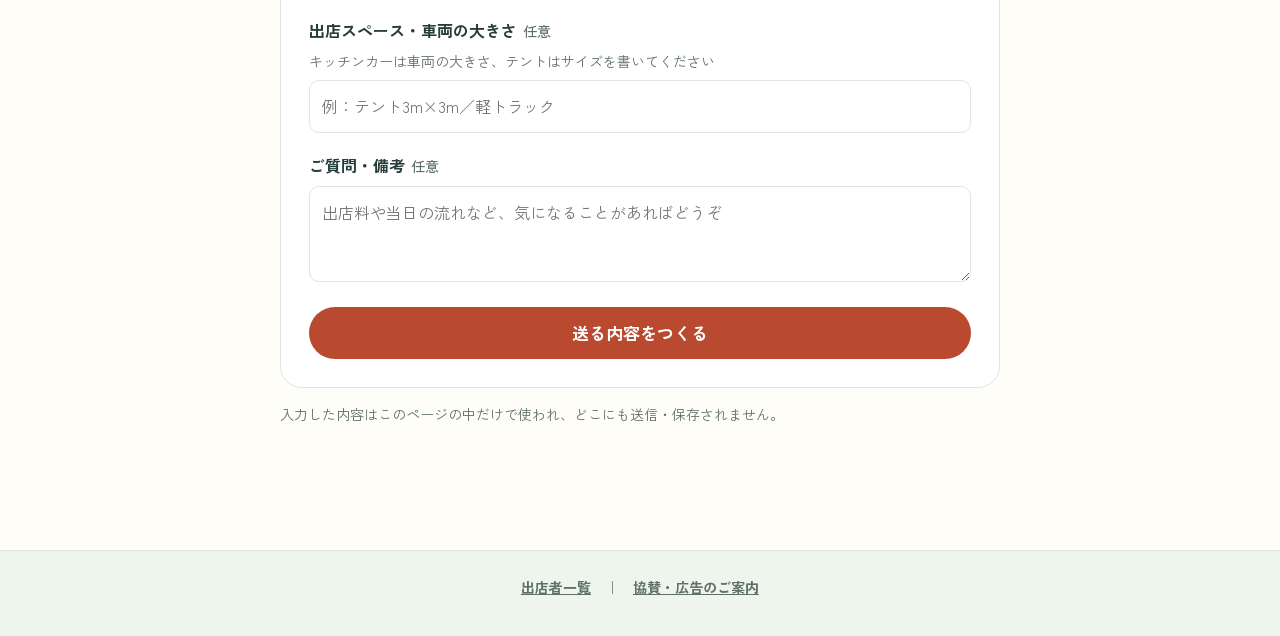
<file: entry.html>
<!doctype html>
<html lang="ja">
<head>
<meta charset="utf-8">
<meta name="viewport" content="width=device-width, initial-scale=1, viewport-fit=cover">
<meta name="color-scheme" content="light">
<meta name="description" content="烏集院マルシェへの出店希望の方へ。前回は200人以上が来場し、朝倉一円から親子連れが訪れました。フォームに入力して公式LINEに送れます。">
<link rel="icon" href="data:,">
<title>出店希望｜烏集院マルシェ</title>
<link rel="preconnect" href="https://fonts.googleapis.com">
<link rel="preconnect" href="https://fonts.gstatic.com" crossorigin>
<style>
  :root{
    --paper:#F2F3EE; --surface:#FBFBF8; --ink:#2E3840; --muted:#66707A; --kawara:#5F6B75; --line:#D6DBD3;
    --food:#B8532F; --hand:#4F7F55; --exp:#2F5F8A; --farm:#9A7415; --accent:var(--food);
    --mincho:"Zen Old Mincho","Hiragino Mincho ProN","Yu Mincho",serif;
    --gothic:"Zen Kaku Gothic New","Hiragino Sans","Yu Gothic UI","Noto Sans JP",system-ui,sans-serif;
  }
  @media (prefers-color-scheme: dark){
    :root{ --paper:#1C2125; --surface:#242A2F; --ink:#E9ECE6; --muted:#A3ACB3; --kawara:#8C98A2; --line:#39424A;
      --food:#E08560; --hand:#86B88B; --exp:#7FA9D3; --farm:#D4AE52; }
  }
  *{box-sizing:border-box}
  html{-webkit-text-size-adjust:100%}
  body{margin:0;background:var(--paper);color:var(--ink);font-family:var(--gothic);font-size:16px;line-height:1.75;font-feature-settings:"palt"}
  a{color:inherit}
  [hidden]{display:none!important}
  :focus-visible{outline:3px solid var(--exp);outline-offset:2px;border-radius:4px}
  .top{background:var(--kawara);color:#fff;position:relative}
  .top::after{content:"";position:absolute;left:0;right:0;top:100%;height:14px;background:radial-gradient(circle at 50% 0,var(--kawara) 0 13px,transparent 13.5px) 0 0/28px 14px repeat-x}
  .top-in{max-width:720px;margin:0 auto;padding:14px 20px 18px;display:flex;align-items:center;gap:12px}
  .top a{color:#fff;text-decoration:none;font-size:14px;font-weight:700;display:inline-flex;align-items:center;gap:4px;min-height:40px}
  .top .site{margin-left:auto;font-family:var(--mincho);font-weight:900;font-size:17px;letter-spacing:.08em}
  @media (prefers-color-scheme: dark){.top,.top::after{--kawara:#3B454D}}
  main{max-width:720px;margin:0 auto;padding:40px 20px 64px}
  h1{margin:0;font-family:var(--mincho);font-weight:900;font-size:clamp(30px,8vw,42px);line-height:1.25;letter-spacing:.06em}
  .lead{margin:14px 0 0;font-size:16px}
  .proof{margin:24px 0 0;display:grid;grid-template-columns:1fr;gap:4px 16px;align-items:center;padding:18px 20px;background:var(--surface);border:1px solid var(--line);border-left:5px solid var(--accent);border-radius:10px}
  .proof .big{font-family:var(--mincho);font-weight:900;font-size:40px;line-height:1;color:var(--accent);margin-bottom:6px}
  @media(min-width:560px){.proof{grid-template-columns:auto 1fr}.proof .big{grid-row:span 2;margin:0}}
  .proof .big small{font-size:18px;margin-left:2px}
  .proof p{margin:0;font-size:15px;line-height:1.6}
  .proof p b{font-size:16px}
  h2{margin:40px 0 4px;font-family:var(--mincho);font-weight:900;font-size:22px;letter-spacing:.05em}
  .steps{list-style:none;margin:14px 0 0;padding:0;display:grid;gap:8px;counter-reset:s}
  .steps li{counter-increment:s;display:grid;grid-template-columns:30px 1fr;gap:10px;align-items:start;font-size:15px}
  .steps li::before{content:counter(s);width:28px;height:28px;border-radius:50%;background:var(--accent);color:#fff;display:grid;place-items:center;font-weight:700;font-size:14px}
  form{margin-top:16px;display:grid;gap:18px}
  .f label,.f legend{display:block;font-weight:700;font-size:15px;margin-bottom:6px;padding:0}
  .f .req{display:inline-block;margin-left:6px;font-size:11px;font-weight:700;color:#fff;background:var(--food);border-radius:4px;padding:0 6px;vertical-align:2px}
  .f .opt{margin-left:6px;font-size:12px;font-weight:500;color:var(--muted)}
  .f .hint{display:block;font-size:13px;color:var(--muted);font-weight:400;margin-top:-2px;margin-bottom:6px}
  fieldset.f{border:0;margin:0;padding:0;min-width:0}
  input[type=text],input[type=tel],input[type=email],textarea,select{width:100%;font:inherit;font-size:16px;color:var(--ink);background:var(--surface);border:1.5px solid var(--line);border-radius:10px;padding:11px 12px}
  textarea{min-height:96px;resize:vertical}
  input:focus,textarea:focus,select:focus{outline:none;border-color:var(--ink)}
  .f.err input,.f.err textarea,.f.err .choices{border-color:var(--food)}
  .f .msg{display:none;color:var(--food);font-size:13px;font-weight:700;margin-top:4px}
  .f.err .msg{display:block}
  .choices{display:flex;flex-wrap:wrap;gap:8px;border:1.5px solid transparent;border-radius:12px}
  .choices label{display:inline-flex;align-items:center;gap:6px;margin:0;font-weight:500;padding:8px 14px;border:1.5px solid var(--line);border-radius:999px;background:var(--surface);cursor:pointer;min-height:42px}
  .choices input{accent-color:var(--accent);width:18px;height:18px;margin:0}
  .choices label:has(input:checked){border-color:var(--accent);background:color-mix(in srgb,var(--accent) 10%,var(--surface))}
  .btn{display:flex;align-items:center;justify-content:center;gap:8px;width:100%;min-height:52px;border:0;border-radius:999px;font:inherit;font-weight:700;font-size:17px;cursor:pointer;text-decoration:none}
  .btn.primary{background:var(--accent);color:#fff}
  .btn.line{background:#06C755;color:#fff}
  .btn.ghost{background:transparent;border:1.5px solid var(--line);color:var(--ink)}
  @media (prefers-color-scheme: dark){.btn.primary{color:#1C2125}}
  .out{display:none;margin-top:28px;padding:20px;background:var(--surface);border:1.5px solid var(--accent);border-radius:14px}
  .out.show{display:block}
  .out h3{margin:0 0 6px;font-size:17px}
  .out p{margin:0 0 12px;font-size:14px;color:var(--muted)}
  .out textarea{min-height:240px;font-size:15px;line-height:1.7;background:var(--paper)}
  .out .row{display:grid;gap:10px;margin-top:12px}
  .done{display:none;margin-top:10px;text-align:center;font-weight:700;color:var(--hand)}
  .done.show{display:block}
  .note{margin-top:14px;font-size:13px;color:var(--muted)}
  footer{border-top:1px solid var(--line);text-align:center;padding:24px 20px 36px;font-size:14px;color:var(--muted)}
  footer a{font-weight:700}

:root{--accent:var(--food)}
</style>
<link rel="stylesheet" href="theme.css">
<link rel="stylesheet" href="forms-theme.css">
</head>
<body>
<header class="top"><div class="top-in"><a href="index.html">マルシェのトップへ</a><span class="site">烏集院マルシェ</span></div></header>
<main>
  <h1>出店希望の方へ</h1>
  <p class="lead">烏集院マルシェでは、一緒に会場を盛り上げてくださる出店者さんを募集しています。飲食・キッチンカー、ハンドメイド、体験、野菜や物販など、ジャンルは問いません。</p>
  <div class="proof">
    <span class="big">200<small>人以上</small></span>
    <p><b>前回は200人以上が来場</b></p>
    <p>朝倉一円から、親子連れの皆さまにお越しいただいています。</p>
  </div>
  <h2>お申し込みの流れ</h2>
  <ol class="steps">
    <li>下のフォームに必要なことを入力</li>
    <li>「送る内容をつくる」を押してコピー</li>
    <li>公式LINEのトークに貼り付けて送信</li>
  </ol>
  <h2>出店希望フォーム</h2>
  <form id="f" novalidate data-title="【烏集院マルシェ　出店希望】">
    <div class="f" data-required data-label="代表者のお名前"><label for="name">代表者のお名前<span class="req">必須</span></label><input type="text" id="name" name="name" placeholder="例：烏集院 花子" autocomplete="name"><span class="msg">代表者のお名前を入力してください</span></div>
    <div class="f" data-required data-label="屋号・店名"><label for="shop">屋号・店名<span class="req">必須</span></label><input type="text" id="shop" name="shop" placeholder="例：烏集院ベーカリー" autocomplete="organization"><span class="msg">屋号・店名を入力してください</span></div>
    <fieldset class="f" data-required data-label="出店ジャンル"><legend>出店ジャンル<span class="req">必須</span></legend><div class="choices"><label><input type="radio" name="genre" value="飲食（キッチンカー）">飲食（キッチンカー）</label><label><input type="radio" name="genre" value="飲食（テント）">飲食（テント）</label><label><input type="radio" name="genre" value="ハンドメイド">ハンドメイド</label><label><input type="radio" name="genre" value="体験・ワークショップ">体験・ワークショップ</label><label><input type="radio" name="genre" value="野菜・物販">野菜・物販</label><label><input type="radio" name="genre" value="その他">その他</label></div><input type="text" class="other" aria-label="その他の内容" placeholder="その他を選んだ方は内容を入力" style="margin-top:8px"><span class="msg">出店ジャンルを選んでください</span></fieldset>
    <div class="f" data-required data-label="出店内容・主な商品"><label for="items">出店内容・主な商品<span class="req">必須</span></label><textarea id="items" name="items" placeholder="例：焼き菓子、パン、コーヒー など"></textarea><span class="msg">出店内容・主な商品を入力してください</span></div>
    <div class="f" data-required data-label="電話番号"><label for="tel">電話番号<span class="req">必須</span></label><input type="tel" id="tel" name="tel" placeholder="例：090-1234-5678" autocomplete="tel"><span class="msg">電話番号を入力してください</span></div>
    <div class="f" data-label="Instagram・ホームページ"><label for="sns">Instagram・ホームページ<span class="opt">任意</span></label><input type="text" id="sns" name="sns" placeholder="例：@usunoin_bakery"><span class="msg">Instagram・ホームページを入力してください</span></div>
    <fieldset class="f" data-label="電源"><legend>電源<span class="opt">任意</span></legend><div class="choices"><label><input type="radio" name="power" value="必要">必要</label><label><input type="radio" name="power" value="不要">不要</label><label><input type="radio" name="power" value="相談したい">相談したい</label></div><span class="msg">電源を選んでください</span></fieldset>
    <div class="f" data-label="出店スペース・車両の大きさ"><label for="size">出店スペース・車両の大きさ<span class="opt">任意</span></label><span class="hint">キッチンカーは車両の大きさ、テントはサイズを書いてください</span><input type="text" id="size" name="size" placeholder="例：テント3m×3m／軽トラック"><span class="msg">出店スペース・車両の大きさを入力してください</span></div>
    <div class="f" data-label="ご質問・備考"><label for="memo">ご質問・備考<span class="opt">任意</span></label><textarea id="memo" name="memo" placeholder="出店料や当日の流れなど、気になることがあればどうぞ"></textarea><span class="msg">ご質問・備考を入力してください</span></div>
    <button type="submit" class="btn primary">送る内容をつくる</button>
  </form>

  <section class="out" id="out" aria-live="polite">
    <h3>送る内容ができました</h3>
    <p>内容を確認して「コピーする」を押し、公式LINEのトークに貼り付けて送信してください。</p>
    <textarea id="txt" readonly aria-label="公式LINEに送る内容"></textarea>
    <div class="row">
      <button type="button" class="btn primary" id="copyBtn">コピーする</button>
      <a class="btn line" id="lineBtn" href="#" target="_blank" rel="noopener" hidden>公式LINEを開く</a>
    </div>
    <p class="done" id="done">コピーしました。公式LINEのトークに貼り付けてください。</p>
    <p class="note" id="lineNote">公式LINEのトーク画面を開き、コピーした内容を貼り付けて送信してください。</p>
  </section>
  <p class="note">入力した内容はこのページの中だけで使われ、どこにも送信・保存されません。</p>
</main>
<footer><a href="index.html">出店者一覧</a>　｜　<a href="sponsor.html">協賛・広告のご案内</a></footer>
<script>
(function(){
  var LINE_URL='https://lin.ee/WcMeD0e'; /* 公式LINEのURLが決まったらここに入れる（例：https://lin.ee/xxxx） */
  var form=document.getElementById('f');
  var out=document.getElementById('out'), txt=document.getElementById('txt'), done=document.getElementById('done');
  var lineBtn=document.getElementById('lineBtn'), lineNote=document.getElementById('lineNote');
  if(LINE_URL){lineBtn.href=LINE_URL;lineBtn.hidden=false;lineNote.hidden=true;}
  function val(f){
    var boxes=f.querySelectorAll('input[type=radio],input[type=checkbox]');
    if(boxes.length){return [].slice.call(boxes).filter(function(b){return b.checked;}).map(function(b){
      if(b.value==='その他'){var o=f.querySelector('.other');if(o&&o.value.trim())return 'その他（'+o.value.trim()+'）';}
      return b.value;}).join('、');}
    var el=f.querySelector('input,textarea,select');return el?el.value.trim():'';
  }
  form.addEventListener('submit',function(e){
    e.preventDefault();
    var lines=[form.getAttribute('data-title'),''], first=null;
    [].slice.call(form.querySelectorAll('.f')).forEach(function(f){
      var v=val(f), req=f.hasAttribute('data-required');
      f.classList.toggle('err',req&&!v);
      if(req&&!v&&!first)first=f;
      if(v){ lines.push('■'+f.getAttribute('data-label')); lines.push(v); lines.push(''); }
    });
    if(first){ out.classList.remove('show'); first.scrollIntoView({behavior:'smooth',block:'center'}); var i=first.querySelector('input,textarea'); if(i)i.focus({preventScroll:true}); return; }
    lines.push('どうぞよろしくお願いいたします。');
    txt.value=lines.join('\n');
    out.classList.add('show'); done.classList.remove('show');
    out.scrollIntoView({behavior:'smooth',block:'start'});
  });
  form.addEventListener('input',function(e){var f=e.target.closest('.f'); if(f&&f.classList.contains('err')&&val(f))f.classList.remove('err');});
  document.getElementById('copyBtn').addEventListener('click',function(){
    function ok(){done.classList.add('show');}
    function fallback(){txt.removeAttribute('readonly');txt.select();txt.setSelectionRange(0,txt.value.length);try{document.execCommand('copy');ok();}catch(e){}txt.setAttribute('readonly','');}
    if(navigator.clipboard&&window.isSecureContext){navigator.clipboard.writeText(txt.value).then(ok,fallback);}else{fallback();}
  });
})();

</script>
</body>
</html>
</file>
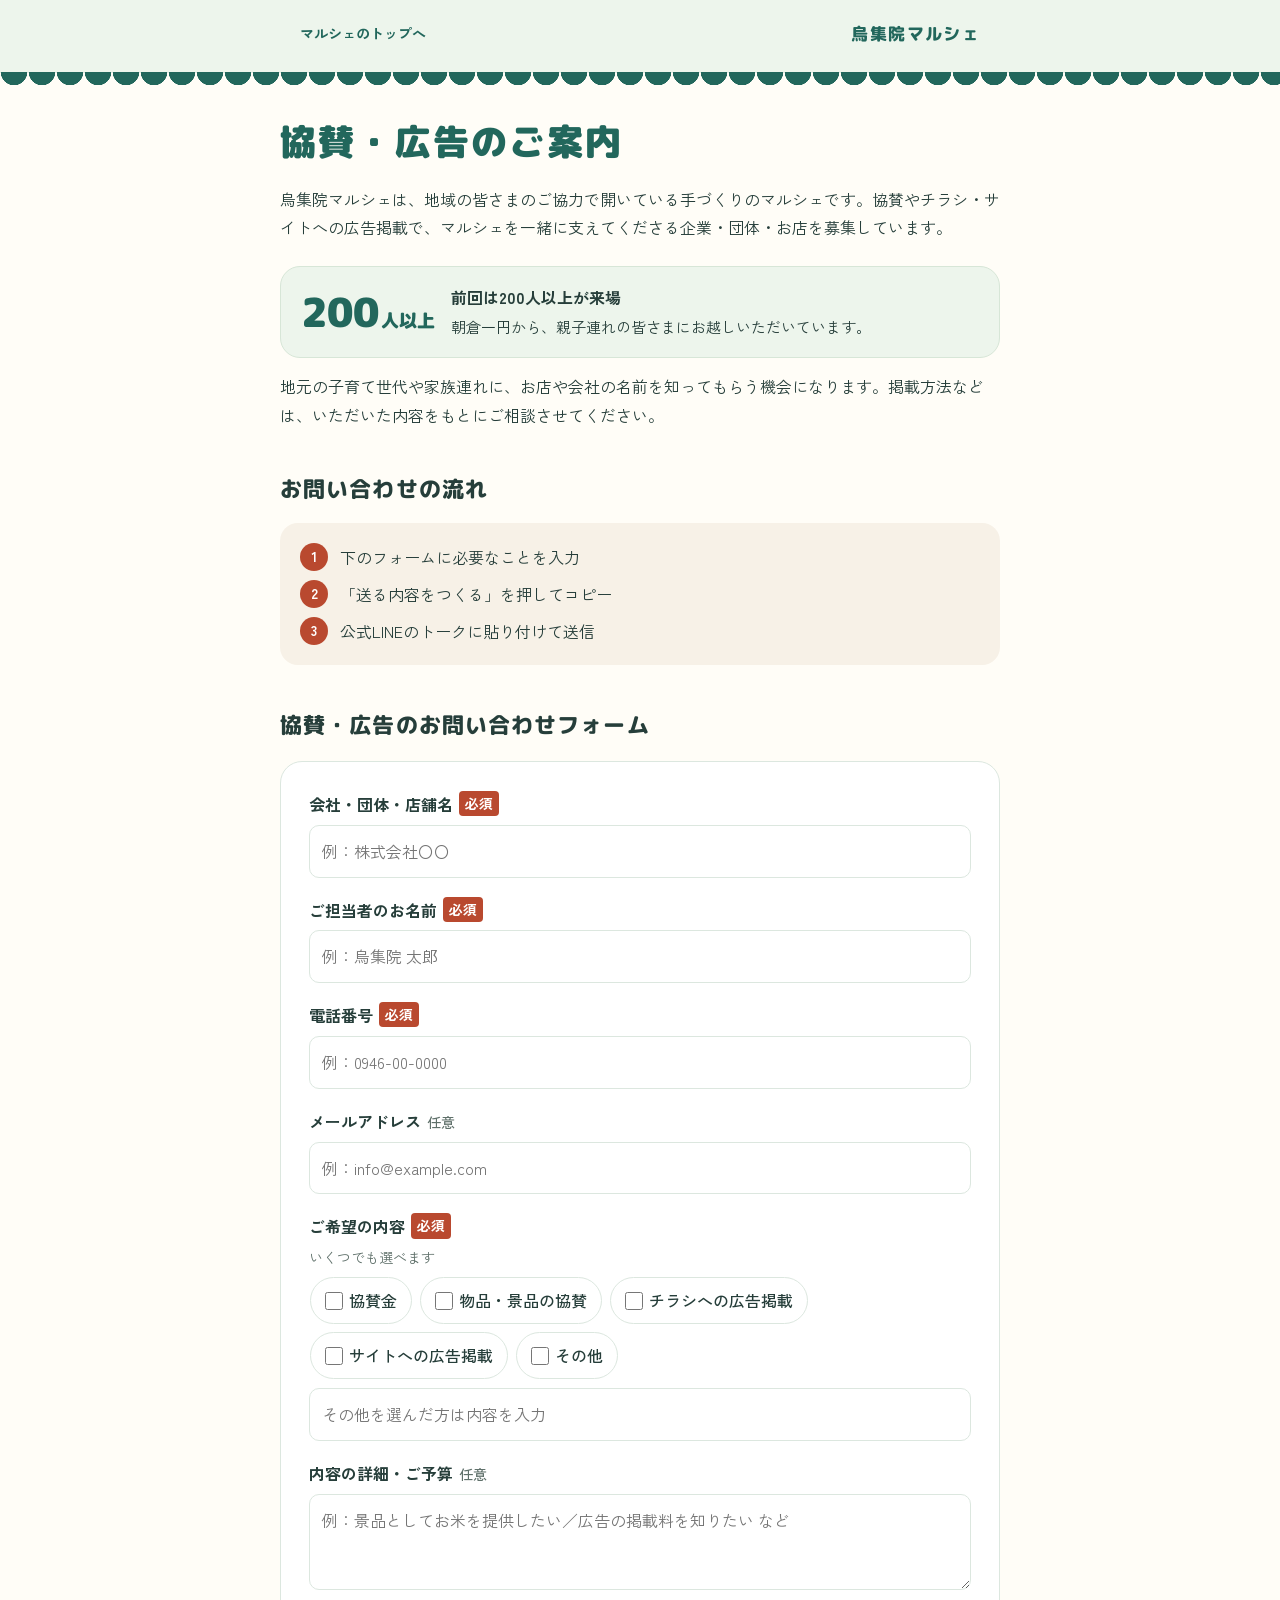
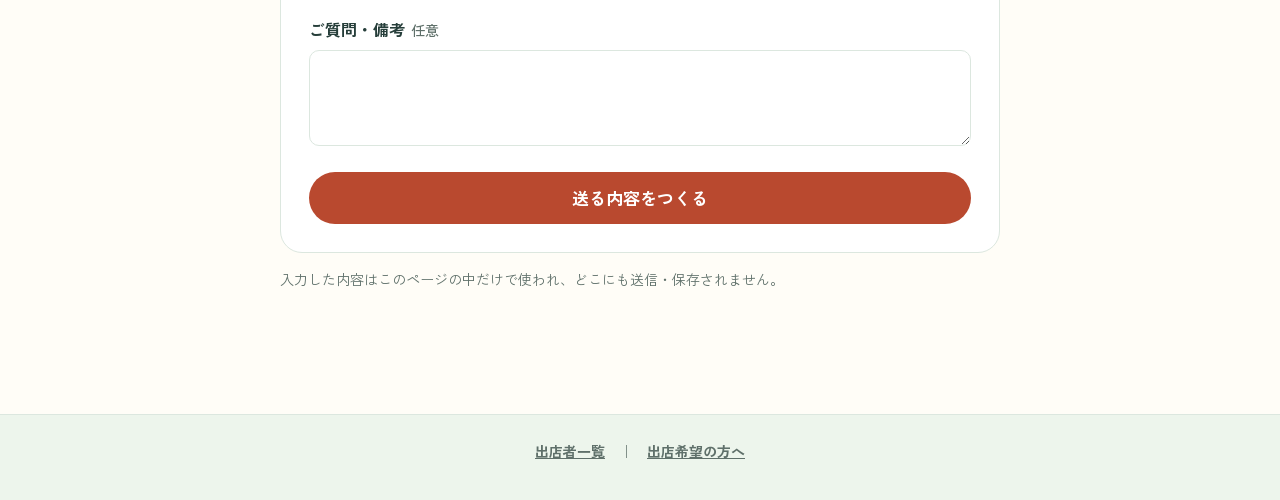
<file: sponsor.html>
<!doctype html>
<html lang="ja">
<head>
<meta charset="utf-8">
<meta name="viewport" content="width=device-width, initial-scale=1, viewport-fit=cover">
<meta name="color-scheme" content="light">
<meta name="description" content="烏集院マルシェの協賛・広告のご案内。前回は200人以上が来場し、朝倉一円から親子連れが訪れました。">
<link rel="icon" href="data:,">
<title>協賛・広告｜烏集院マルシェ</title>
<link rel="preconnect" href="https://fonts.googleapis.com">
<link rel="preconnect" href="https://fonts.gstatic.com" crossorigin>
<style>
  :root{
    --paper:#F2F3EE; --surface:#FBFBF8; --ink:#2E3840; --muted:#66707A; --kawara:#5F6B75; --line:#D6DBD3;
    --food:#B8532F; --hand:#4F7F55; --exp:#2F5F8A; --farm:#9A7415; --accent:var(--food);
    --mincho:"Zen Old Mincho","Hiragino Mincho ProN","Yu Mincho",serif;
    --gothic:"Zen Kaku Gothic New","Hiragino Sans","Yu Gothic UI","Noto Sans JP",system-ui,sans-serif;
  }
  @media (prefers-color-scheme: dark){
    :root{ --paper:#1C2125; --surface:#242A2F; --ink:#E9ECE6; --muted:#A3ACB3; --kawara:#8C98A2; --line:#39424A;
      --food:#E08560; --hand:#86B88B; --exp:#7FA9D3; --farm:#D4AE52; }
  }
  *{box-sizing:border-box}
  html{-webkit-text-size-adjust:100%}
  body{margin:0;background:var(--paper);color:var(--ink);font-family:var(--gothic);font-size:16px;line-height:1.75;font-feature-settings:"palt"}
  a{color:inherit}
  [hidden]{display:none!important}
  :focus-visible{outline:3px solid var(--exp);outline-offset:2px;border-radius:4px}
  .top{background:var(--kawara);color:#fff;position:relative}
  .top::after{content:"";position:absolute;left:0;right:0;top:100%;height:14px;background:radial-gradient(circle at 50% 0,var(--kawara) 0 13px,transparent 13.5px) 0 0/28px 14px repeat-x}
  .top-in{max-width:720px;margin:0 auto;padding:14px 20px 18px;display:flex;align-items:center;gap:12px}
  .top a{color:#fff;text-decoration:none;font-size:14px;font-weight:700;display:inline-flex;align-items:center;gap:4px;min-height:40px}
  .top .site{margin-left:auto;font-family:var(--mincho);font-weight:900;font-size:17px;letter-spacing:.08em}
  @media (prefers-color-scheme: dark){.top,.top::after{--kawara:#3B454D}}
  main{max-width:720px;margin:0 auto;padding:40px 20px 64px}
  h1{margin:0;font-family:var(--mincho);font-weight:900;font-size:clamp(30px,8vw,42px);line-height:1.25;letter-spacing:.06em}
  .lead{margin:14px 0 0;font-size:16px}
  .proof{margin:24px 0 0;display:grid;grid-template-columns:1fr;gap:4px 16px;align-items:center;padding:18px 20px;background:var(--surface);border:1px solid var(--line);border-left:5px solid var(--accent);border-radius:10px}
  .proof .big{font-family:var(--mincho);font-weight:900;font-size:40px;line-height:1;color:var(--accent);margin-bottom:6px}
  @media(min-width:560px){.proof{grid-template-columns:auto 1fr}.proof .big{grid-row:span 2;margin:0}}
  .proof .big small{font-size:18px;margin-left:2px}
  .proof p{margin:0;font-size:15px;line-height:1.6}
  .proof p b{font-size:16px}
  h2{margin:40px 0 4px;font-family:var(--mincho);font-weight:900;font-size:22px;letter-spacing:.05em}
  .steps{list-style:none;margin:14px 0 0;padding:0;display:grid;gap:8px;counter-reset:s}
  .steps li{counter-increment:s;display:grid;grid-template-columns:30px 1fr;gap:10px;align-items:start;font-size:15px}
  .steps li::before{content:counter(s);width:28px;height:28px;border-radius:50%;background:var(--accent);color:#fff;display:grid;place-items:center;font-weight:700;font-size:14px}
  form{margin-top:16px;display:grid;gap:18px}
  .f label,.f legend{display:block;font-weight:700;font-size:15px;margin-bottom:6px;padding:0}
  .f .req{display:inline-block;margin-left:6px;font-size:11px;font-weight:700;color:#fff;background:var(--food);border-radius:4px;padding:0 6px;vertical-align:2px}
  .f .opt{margin-left:6px;font-size:12px;font-weight:500;color:var(--muted)}
  .f .hint{display:block;font-size:13px;color:var(--muted);font-weight:400;margin-top:-2px;margin-bottom:6px}
  fieldset.f{border:0;margin:0;padding:0;min-width:0}
  input[type=text],input[type=tel],input[type=email],textarea,select{width:100%;font:inherit;font-size:16px;color:var(--ink);background:var(--surface);border:1.5px solid var(--line);border-radius:10px;padding:11px 12px}
  textarea{min-height:96px;resize:vertical}
  input:focus,textarea:focus,select:focus{outline:none;border-color:var(--ink)}
  .f.err input,.f.err textarea,.f.err .choices{border-color:var(--food)}
  .f .msg{display:none;color:var(--food);font-size:13px;font-weight:700;margin-top:4px}
  .f.err .msg{display:block}
  .choices{display:flex;flex-wrap:wrap;gap:8px;border:1.5px solid transparent;border-radius:12px}
  .choices label{display:inline-flex;align-items:center;gap:6px;margin:0;font-weight:500;padding:8px 14px;border:1.5px solid var(--line);border-radius:999px;background:var(--surface);cursor:pointer;min-height:42px}
  .choices input{accent-color:var(--accent);width:18px;height:18px;margin:0}
  .choices label:has(input:checked){border-color:var(--accent);background:color-mix(in srgb,var(--accent) 10%,var(--surface))}
  .btn{display:flex;align-items:center;justify-content:center;gap:8px;width:100%;min-height:52px;border:0;border-radius:999px;font:inherit;font-weight:700;font-size:17px;cursor:pointer;text-decoration:none}
  .btn.primary{background:var(--accent);color:#fff}
  .btn.line{background:#06C755;color:#fff}
  .btn.ghost{background:transparent;border:1.5px solid var(--line);color:var(--ink)}
  @media (prefers-color-scheme: dark){.btn.primary{color:#1C2125}}
  .out{display:none;margin-top:28px;padding:20px;background:var(--surface);border:1.5px solid var(--accent);border-radius:14px}
  .out.show{display:block}
  .out h3{margin:0 0 6px;font-size:17px}
  .out p{margin:0 0 12px;font-size:14px;color:var(--muted)}
  .out textarea{min-height:240px;font-size:15px;line-height:1.7;background:var(--paper)}
  .out .row{display:grid;gap:10px;margin-top:12px}
  .done{display:none;margin-top:10px;text-align:center;font-weight:700;color:var(--hand)}
  .done.show{display:block}
  .note{margin-top:14px;font-size:13px;color:var(--muted)}
  footer{border-top:1px solid var(--line);text-align:center;padding:24px 20px 36px;font-size:14px;color:var(--muted)}
  footer a{font-weight:700}

:root{--accent:var(--exp)}
</style>
<link rel="stylesheet" href="theme.css">
<link rel="stylesheet" href="forms-theme.css">
</head>
<body>
<header class="top"><div class="top-in"><a href="index.html">マルシェのトップへ</a><span class="site">烏集院マルシェ</span></div></header>
<main>
  <h1>協賛・広告のご案内</h1>
  <p class="lead">烏集院マルシェは、地域の皆さまのご協力で開いている手づくりのマルシェです。協賛やチラシ・サイトへの広告掲載で、マルシェを一緒に支えてくださる企業・団体・お店を募集しています。</p>
  <div class="proof">
    <span class="big">200<small>人以上</small></span>
    <p><b>前回は200人以上が来場</b></p>
    <p>朝倉一円から、親子連れの皆さまにお越しいただいています。</p>
  </div>
  <p class="lead">地元の子育て世代や家族連れに、お店や会社の名前を知ってもらう機会になります。掲載方法などは、いただいた内容をもとにご相談させてください。</p>
  <h2>お問い合わせの流れ</h2>
  <ol class="steps">
    <li>下のフォームに必要なことを入力</li>
    <li>「送る内容をつくる」を押してコピー</li>
    <li>公式LINEのトークに貼り付けて送信</li>
  </ol>
  <h2>協賛・広告のお問い合わせフォーム</h2>
  <form id="f" novalidate data-title="【烏集院マルシェ　協賛・広告のお問い合わせ】">
    <div class="f" data-required data-label="会社・団体・店舗名"><label for="org">会社・団体・店舗名<span class="req">必須</span></label><input type="text" id="org" name="org" placeholder="例：株式会社〇〇" autocomplete="organization"><span class="msg">会社・団体・店舗名を入力してください</span></div>
    <div class="f" data-required data-label="ご担当者のお名前"><label for="name">ご担当者のお名前<span class="req">必須</span></label><input type="text" id="name" name="name" placeholder="例：烏集院 太郎" autocomplete="name"><span class="msg">ご担当者のお名前を入力してください</span></div>
    <div class="f" data-required data-label="電話番号"><label for="tel">電話番号<span class="req">必須</span></label><input type="tel" id="tel" name="tel" placeholder="例：0946-00-0000" autocomplete="tel"><span class="msg">電話番号を入力してください</span></div>
    <div class="f" data-label="メールアドレス"><label for="mail">メールアドレス<span class="opt">任意</span></label><input type="email" id="mail" name="mail" placeholder="例：info@example.com" autocomplete="email"><span class="msg">メールアドレスを入力してください</span></div>
    <fieldset class="f" data-required data-label="ご希望の内容"><legend>ご希望の内容<span class="req">必須</span></legend><span class="hint">いくつでも選べます</span><div class="choices"><label><input type="checkbox" name="kind" value="協賛金">協賛金</label><label><input type="checkbox" name="kind" value="物品・景品の協賛">物品・景品の協賛</label><label><input type="checkbox" name="kind" value="チラシへの広告掲載">チラシへの広告掲載</label><label><input type="checkbox" name="kind" value="サイトへの広告掲載">サイトへの広告掲載</label><label><input type="checkbox" name="kind" value="その他">その他</label></div><input type="text" class="other" aria-label="その他の内容" placeholder="その他を選んだ方は内容を入力" style="margin-top:8px"><span class="msg">ご希望の内容を選んでください</span></fieldset>
    <div class="f" data-label="内容の詳細・ご予算"><label for="detail">内容の詳細・ご予算<span class="opt">任意</span></label><textarea id="detail" name="detail" placeholder="例：景品としてお米を提供したい／広告の掲載料を知りたい など"></textarea><span class="msg">内容の詳細・ご予算を入力してください</span></div>
    <div class="f" data-label="ご質問・備考"><label for="memo">ご質問・備考<span class="opt">任意</span></label><textarea id="memo" name="memo" placeholder=""></textarea><span class="msg">ご質問・備考を入力してください</span></div>
    <button type="submit" class="btn primary">送る内容をつくる</button>
  </form>

  <section class="out" id="out" aria-live="polite">
    <h3>送る内容ができました</h3>
    <p>内容を確認して「コピーする」を押し、公式LINEのトークに貼り付けて送信してください。</p>
    <textarea id="txt" readonly aria-label="公式LINEに送る内容"></textarea>
    <div class="row">
      <button type="button" class="btn primary" id="copyBtn">コピーする</button>
      <a class="btn line" id="lineBtn" href="#" target="_blank" rel="noopener" hidden>公式LINEを開く</a>
    </div>
    <p class="done" id="done">コピーしました。公式LINEのトークに貼り付けてください。</p>
    <p class="note" id="lineNote">公式LINEのトーク画面を開き、コピーした内容を貼り付けて送信してください。</p>
  </section>
  <p class="note">入力した内容はこのページの中だけで使われ、どこにも送信・保存されません。</p>
</main>
<footer><a href="index.html">出店者一覧</a>　｜　<a href="entry.html">出店希望の方へ</a></footer>
<script>
(function(){
  var LINE_URL='https://lin.ee/WcMeD0e'; /* 公式LINEのURLが決まったらここに入れる（例：https://lin.ee/xxxx） */
  var form=document.getElementById('f');
  var out=document.getElementById('out'), txt=document.getElementById('txt'), done=document.getElementById('done');
  var lineBtn=document.getElementById('lineBtn'), lineNote=document.getElementById('lineNote');
  if(LINE_URL){lineBtn.href=LINE_URL;lineBtn.hidden=false;lineNote.hidden=true;}
  function val(f){
    var boxes=f.querySelectorAll('input[type=radio],input[type=checkbox]');
    if(boxes.length){return [].slice.call(boxes).filter(function(b){return b.checked;}).map(function(b){
      if(b.value==='その他'){var o=f.querySelector('.other');if(o&&o.value.trim())return 'その他（'+o.value.trim()+'）';}
      return b.value;}).join('、');}
    var el=f.querySelector('input,textarea,select');return el?el.value.trim():'';
  }
  form.addEventListener('submit',function(e){
    e.preventDefault();
    var lines=[form.getAttribute('data-title'),''], first=null;
    [].slice.call(form.querySelectorAll('.f')).forEach(function(f){
      var v=val(f), req=f.hasAttribute('data-required');
      f.classList.toggle('err',req&&!v);
      if(req&&!v&&!first)first=f;
      if(v){ lines.push('■'+f.getAttribute('data-label')); lines.push(v); lines.push(''); }
    });
    if(first){ out.classList.remove('show'); first.scrollIntoView({behavior:'smooth',block:'center'}); var i=first.querySelector('input,textarea'); if(i)i.focus({preventScroll:true}); return; }
    lines.push('どうぞよろしくお願いいたします。');
    txt.value=lines.join('\n');
    out.classList.add('show'); done.classList.remove('show');
    out.scrollIntoView({behavior:'smooth',block:'start'});
  });
  form.addEventListener('input',function(e){var f=e.target.closest('.f'); if(f&&f.classList.contains('err')&&val(f))f.classList.remove('err');});
  document.getElementById('copyBtn').addEventListener('click',function(){
    function ok(){done.classList.add('show');}
    function fallback(){txt.removeAttribute('readonly');txt.select();txt.setSelectionRange(0,txt.value.length);try{document.execCommand('copy');ok();}catch(e){}txt.setAttribute('readonly','');}
    if(navigator.clipboard&&window.isSecureContext){navigator.clipboard.writeText(txt.value).then(ok,fallback);}else{fallback();}
  });
})();

</script>
</body>
</html>
</file>
<file: theme.css>
@import url('https://fonts.googleapis.com/css2?family=M+PLUS+Rounded+1c:wght@500;700;800;900&family=Zen+Kaku+Gothic+New:wght@400;500;700&display=swap');

:root{color-scheme:light;--paper:#fffdf7;--surface:#fff;--ink:#263e3a;--muted:#5f706a;--kawara:#22675c;--line:#dce7df;--food:#b9492f;--hand:#8463aa;--exp:#237466;--farm:#56702e;--gothic:'Zen Kaku Gothic New',sans-serif;--mincho:'M PLUS Rounded 1c',sans-serif;--accent:var(--food)}
*{box-sizing:border-box}html{-webkit-text-size-adjust:100%;scroll-padding-top:24px}body{margin:0;color:var(--ink);background:var(--paper);font-family:var(--gothic);font-size:16px;line-height:1.8}a{color:inherit}img{max-width:100%}button,input,textarea,select{font:inherit}button,a,input,textarea{ -webkit-tap-highlight-color:transparent}button{cursor:pointer}:focus-visible{outline:3px solid #237466;outline-offset:5px}[hidden],.hidden{display:none!important}.sr-only{position:absolute;width:1px;height:1px;padding:0;margin:-1px;overflow:hidden;clip:rect(0,0,0,0);white-space:nowrap;border:0}.skip-link{position:absolute;left:16px;top:-100px;z-index:100;background:#fff;padding:12px 20px;border:2px solid var(--ink);border-radius:12px}.skip-link:focus{top:12px}
@media(prefers-reduced-motion:no-preference){html{scroll-behavior:smooth}a,button,.row.tap{transition:background .2s,transform .2s,box-shadow .2s}}
</file>
<file: market.css>
.site-nav{max-width:1240px;margin:auto;display:flex;align-items:center;justify-content:space-between;gap:20px;padding:22px 32px}.brand{display:flex;align-items:center;gap:10px;font-family:var(--mincho);font-weight:900;text-decoration:none;font-size:20px;letter-spacing:.06em}.brand-icon{width:38px;height:38px;color:var(--kawara)}.nav-links{display:flex;gap:28px;align-items:center}.nav-links a{text-decoration:none;font-size:14px;font-weight:700}.nav-links a:hover{text-decoration:underline;text-underline-offset:6px}.nav-links .nav-access{background:#e6f1e9;border-radius:999px;padding:9px 20px}
.hero{position:relative;isolation:isolate;background:#edf5ec;padding:24px 0 62px;overflow:hidden}.hero:after{content:'';position:absolute;bottom:-1px;left:0;width:100%;height:18px;background:radial-gradient(ellipse at 50% 100%,var(--paper) 69%,transparent 71%) 0 0/42px 24px repeat-x}.hero-inner{max-width:1240px;margin:auto;padding:20px 32px;display:grid;grid-template-columns:1fr 1.08fr;gap:44px;align-items:center}.hero-copy{position:relative;z-index:1}.eyebrow{display:inline-block;font-size:14px;font-weight:700;letter-spacing:.12em;color:var(--kawara);margin:0 0 22px}.hero h1{font-family:var(--mincho);font-size:clamp(40px,4.5vw,64px);line-height:1.5;letter-spacing:.06em;font-weight:900;margin:0}.hero h1 .accent{color:#b8492e;position:relative}.hero h1 .accent:after{content:'';position:absolute;z-index:-1;left:-3px;right:-3px;bottom:5px;height:16px;background:#ffe18b;border-radius:45%}.hero .welcome{margin:20px 0 24px;font-size:16px;line-height:2}.hero-actions{display:flex;flex-wrap:wrap;gap:12px}.pill{display:inline-flex;justify-content:center;align-items:center;min-height:52px;padding:10px 25px;border-radius:999px;font-weight:700;font-size:16px;text-decoration:none;border:1.5px solid var(--kawara);background:var(--kawara);color:#fff}.pill.secondary{background:transparent;color:var(--kawara)}.pill:hover{transform:translateY(-2px);box-shadow:0 5px 0 #263e3a15}.hero-art{position:relative;padding:18px 0}.hero-img{display:block;width:100%;height:390px;object-fit:cover;object-position:center;border-radius:160px 160px 28px 28px;border:8px solid #fff;box-shadow:12px 15px 0 #dce9d9}.art-note{position:absolute;bottom:0;right:14px;transform:rotate(-5deg);background:#ffe18b;border:4px solid #fff;border-radius:50%;width:132px;height:132px;display:flex;flex-direction:column;justify-content:center;align-items:center;font-family:var(--mincho);font-weight:800;line-height:1.5;font-size:14px;box-shadow:0 5px 12px #263e3a10}.art-note b{font-size:38px;line-height:1.2}.art-caption{position:absolute;top:0;left:8px;background:#fff;border-radius:999px;padding:7px 18px;font-weight:700;font-size:14px;transform:rotate(-5deg);box-shadow:0 3px 0 #dce9d9}.bunting{position:absolute;top:0;right:0;display:flex;gap:9px;transform:rotate(9deg);transform-origin:100% 0;border-top:2px solid #799181;padding:0 8px}.bunting i{width:27px;height:36px;clip-path:polygon(0 0,100% 0,50% 100%);background:#e6aa91}.bunting i:nth-child(3n+2){background:#ebc960}.bunting i:nth-child(3n){background:#80b7a4}
.wrap{max-width:1160px;margin:0 auto;padding:0 28px 40px}.info{display:grid;grid-template-columns:1.15fr 1fr 1fr;border:1.5px solid var(--line);border-radius:22px;background:#fff;margin:28px 0 64px;padding:24px 12px;box-shadow:0 6px 0 #edf2e9}.info>div{padding:0 24px;border-right:1px dashed #b8cbbf}.info>div:last-child{border:0}.info dt{font-size:14px;font-weight:700;color:var(--muted);margin-bottom:6px}.info dd{margin:0;font-weight:700;font-size:18px;line-height:1.8}.info dd strong{font-family:var(--mincho);font-size:24px;color:var(--kawara)}.info dd small{font-size:14px}.info a{text-underline-offset:4px}
.section-kicker{font-size:14px;color:var(--kawara);font-weight:700;letter-spacing:.13em;margin:0 0 6px}.section-title{font-family:var(--mincho);font-size:clamp(25px,3vw,36px);line-height:1.6;font-weight:900;margin:0 0 12px;letter-spacing:.04em}.section-intro{color:var(--muted);margin:0;font-size:16px}.discover{text-align:center;margin-bottom:64px}.discover-links{display:grid;grid-template-columns:repeat(4,1fr);gap:16px;margin-top:28px}.discover-link{display:flex;flex-direction:column;align-items:center;text-decoration:none;padding:25px 12px;border-radius:22px;background:#fff0df;border:1px solid #efd7bb;position:relative}.discover-link:nth-child(2){background:#f2ecf8;border-color:#e4d9ee}.discover-link:nth-child(3){background:#e4f2ec;border-color:#cce3d8}.discover-link:nth-child(4){background:#f4f2d9;border-color:#e6e2b7}.discover-link:hover{transform:translateY(-5px)}.discover-link .symbol{font-size:38px;line-height:1.4;margin-bottom:8px}.discover-link b{font-family:var(--mincho);font-size:21px;font-weight:800}.discover-link span:last-child{font-size:14px;margin-top:4px;color:var(--muted)}
.kids{display:grid;grid-template-columns:1fr 1fr;gap:36px;align-items:center;background:#e8f3ec;border-radius:28px;padding:36px;margin:0 0 72px;position:relative}.kids-photo{position:relative}.kids-photo img{width:100%;height:260px;object-fit:cover;border:7px solid #fff;border-radius:20px;display:block;transform:rotate(-2deg)}.kids-sticker{position:absolute;left:-10px;top:-16px;background:#ffe18b;padding:6px 16px;border-radius:999px;font-weight:700;transform:rotate(-8deg);font-size:14px}.kids h2{font-size:30px;line-height:1.6}.kids-copy>p:not(.section-kicker){font-size:16px;margin:12px 0 20px}.kids .pill{background:#fff;color:var(--kawara)}.kids-small{display:block;color:var(--muted);font-size:14px;margin-top:10px}
.list-heading{text-align:center;margin-bottom:26px}.controls{padding:22px 24px;border-radius:20px;background:#fff;border:1px solid var(--line)}.search{display:flex;align-items:center;gap:12px;background:#f4f7f2;border:1.5px solid #d6e3d8;border-radius:12px;padding:0 16px;max-width:680px;margin:auto}.search:focus-within{outline:2px solid var(--kawara);outline-offset:2px}.search svg{flex:none;color:var(--muted)}.search input{border:0;outline:0;background:transparent;font-size:16px;color:var(--ink);padding:13px 0;min-width:0;width:100%}.tabs{display:flex;gap:8px;flex-wrap:wrap;justify-content:center;margin-top:16px}.tab{--c:var(--kawara);border:1px solid var(--line);background:#fff;border-radius:999px;min-height:44px;padding:8px 17px;font-size:14px;font-weight:700;display:inline-flex;align-items:center;gap:8px;color:var(--ink)}.tab[data-filter=food]{--c:var(--food)}.tab[data-filter=handmade]{--c:var(--hand)}.tab[data-filter=experience]{--c:var(--exp)}.tab[data-filter=farm]{--c:var(--farm)}.tab[aria-pressed=true]{background:var(--c);border-color:var(--c);color:#fff}.tab .k{opacity:.8}.tab .d{display:none}.result-line{color:var(--muted);text-align:center;margin:12px 0 0;font-size:14px}.swipe-hint{display:block;font-size:14px;text-align:center;color:var(--muted);margin:14px 0 0}.cat{--c:var(--ink);margin-top:44px;scroll-margin-top:24px}.cat-food{--c:var(--food)}.cat-hand{--c:var(--hand)}.cat-exp{--c:var(--exp)}.cat-farm{--c:var(--farm)}.cat-head{display:flex;gap:12px;align-items:center;flex-wrap:wrap;padding-bottom:14px;border-bottom:2px dashed var(--line)}.cat-head h2{margin:0;font-family:var(--mincho);font-size:26px;font-weight:800;color:var(--c)}.cat-head h2:before{display:inline-block;margin-right:10px;font-size:26px}.cat-food h2:before{content:'🍴'}.cat-hand h2:before{content:'🧵'}.cat-exp h2:before{content:'🎨'}.cat-farm h2:before{content:'🌿'}.cat-head .sub{font-size:14px;color:var(--muted)}.cat-head .count{margin-left:auto;font-size:14px;color:var(--c);white-space:nowrap}.cat-head .count b{font-size:28px;font-family:var(--mincho);margin-right:4px}.place{display:inline-block;color:var(--c);font-size:14px;font-weight:700;text-decoration:none;border:1px solid color-mix(in srgb,var(--c) 35%,#fff);border-radius:999px;padding:1px 10px;white-space:nowrap}.place:hover{background:var(--c);color:#fff}.rows{list-style:none;padding:0;margin:22px 0 0;display:grid;grid-template-columns:repeat(3,minmax(0,1fr));gap:22px}.rows .row{position:relative;display:flex;flex-direction:column;align-items:stretch;padding:0;background:#fff;border:1px solid var(--line);border-radius:18px;overflow:hidden;min-width:0;box-shadow:0 4px 0 #e7ede320}.rows .row.tap:hover{transform:translateY(-4px);box-shadow:0 8px 20px #263e3a10;border-color:var(--c)}.rows .row.tap{cursor:pointer}.row .thumb,.row .ph-none{order:-1;display:block;width:100%;aspect-ratio:4/3;height:auto;object-fit:cover;background:#f2f5ef;border:0}.row .ph-none{display:flex;flex-direction:column;align-items:center;justify-content:center;gap:8px;background:color-mix(in srgb,var(--c) 8%,#fff);color:var(--c);font-size:14px}.ph-none:before{content:'🍴';font-size:44px}.cat-hand .ph-none:before{content:'🧵'}.cat-exp .ph-none:before{content:'🎨'}.cat-farm .ph-none:before{content:'🌿'}.row>.no{position:absolute;left:12px;top:12px;min-width:32px;height:32px;display:grid;place-items:center;background:#fff;color:var(--c);border-radius:50%;font-family:var(--mincho);font-size:16px;font-weight:800;box-shadow:0 2px 4px #0001}.row>div:not(.ph-none){padding:16px 18px 18px}.row .name{font-size:18px;line-height:1.6;font-weight:700;overflow-wrap:anywhere}.row .item{color:var(--muted);font-size:14px;margin-top:5px;line-height:1.7}.row .more{display:block;color:var(--c);font-weight:700;font-size:14px;margin-top:14px}.row .name .place{margin-left:5px}.ig-mark{display:inline-flex;vertical-align:middle;margin-left:6px;color:var(--muted)}.empty{display:none;text-align:center;margin-top:24px;padding:32px;border:1px dashed var(--line);border-radius:16px}.empty.show{display:block}
.maps,.access{margin-top:72px;scroll-margin-top:24px}.sec-title{font-family:var(--mincho);font-weight:800;font-size:28px;margin:0 0 8px}.sec-note{font-size:16px;color:var(--muted);margin:0 0 22px}.map-grid{display:grid;grid-template-columns:1fr 1fr;gap:24px}.map-card,.access-map{margin:0;background:#fff;border:1px solid var(--line);border-radius:18px;overflow:hidden}.map-card a,.access-map a{display:block}.map-card img,.access-map img{display:block;width:100%;height:auto}.map-card figcaption{display:flex;align-items:center;flex-wrap:wrap;gap:6px 12px;padding:18px;border-top:1px solid var(--line)}.map-card figcaption b{font-family:var(--mincho);font-size:19px}.map-card figcaption span,.map-card figcaption em{font-size:14px;color:var(--muted);font-style:normal}.map-card figcaption em{margin-left:auto;color:var(--kawara)}.access-body{display:grid;grid-template-columns:1.1fr 1fr;gap:32px;align-items:center}.parking{list-style:none;padding:0;margin:0}.parking li{display:flex;gap:16px;padding:20px 0;border-bottom:1px dashed #bdcfc0}.parking b{font-size:18px;display:block}.parking small{display:block;color:var(--muted);font-size:14px}.parking .p{display:grid;place-items:center;flex:0 0 38px;height:38px;background:var(--kawara);color:#fff;border-radius:12px;font-weight:700}.parking .p.venue{background:var(--food)}
.join{margin-top:64px;padding:32px;background:#f7f1e7;border-radius:22px}.join h2{font-family:var(--mincho);font-size:24px;margin:0 0 8px}.join .lead{font-size:16px;margin:0 0 22px}.join-links{display:grid;grid-template-columns:1fr 1fr;gap:16px}.join-links a{display:flex;flex-direction:column;text-decoration:none;border-radius:14px;background:#fff;border:1px solid #e6dccd;padding:20px}.join-links a:hover{border-color:var(--kawara)}.join-links b{font-size:18px;color:var(--kawara)}.join-links span{font-size:14px;color:var(--muted);margin-top:6px}.join-links svg{display:none}footer{margin-top:46px;background:var(--kawara);color:#fff;position:relative}.eave-top{height:16px;position:absolute;left:0;right:0;top:-15px;background:radial-gradient(ellipse at 50% 100%,var(--kawara) 69%,transparent 71%) 0 0/42px 20px repeat-x}.foot{max-width:1000px;margin:auto;text-align:center;padding:44px 24px}.foot .name{font-family:var(--mincho);font-weight:900;font-size:28px;margin:0 0 16px;letter-spacing:.07em}.foot p{font-size:16px;margin:12px 0}.foot .footer-message{font-family:var(--mincho);font-size:20px;margin-bottom:26px}.call{display:inline-flex;align-items:center;justify-content:center;gap:10px;text-decoration:none;border:1px solid #ffffff80;border-radius:999px;padding:12px 22px;font-size:16px;font-weight:700;margin:8px 0 16px}.call:hover{background:#ffffff16}.links{display:flex;justify-content:center;gap:16px}.links a{font-size:14px;text-underline-offset:5px}
dialog.shop{--c:var(--ink);padding:0;border:0;border-radius:22px;background:#fff;color:var(--ink);width:min(480px,calc(100% - 28px));max-height:calc(100dvh - 40px);box-shadow:0 20px 70px #153b3b40}dialog.shop::backdrop{background:#173b37a8}dialog.food{--c:var(--food)}dialog.handmade{--c:var(--hand)}dialog.experience{--c:var(--exp)}dialog.farm{--c:var(--farm)}.shop .ph{display:flex;gap:6px;padding:16px;background:#f3f5ef;border-bottom:3px solid var(--c)}.shop .ph img{display:block;width:100%;min-width:0;flex:1 1 0;max-height:300px;object-fit:contain}.shop .body{padding:24px}.shop .meta{color:var(--c);font-weight:700;font-size:14px;margin:0}.shop h3{font-family:var(--mincho);font-size:26px;line-height:1.6;white-space:pre-line;margin:8px 0 14px;overflow-wrap:anywhere}.shop .desc{list-style:none;display:flex;flex-wrap:wrap;gap:8px;margin:0;padding:0}.shop .desc li{font-size:16px;padding:4px 10px;border-radius:8px;background:color-mix(in srgb,var(--c) 9%,#fff)}.shop .note{font-size:16px}.shop .ig{display:flex;align-items:flex-start;gap:8px;color:var(--c);font-size:14px;margin-top:20px;overflow-wrap:anywhere}.shop .ig svg{flex:none;margin-top:5px}.shop .actions{display:flex;gap:10px;margin-top:22px}.shop .actions a,.shop .actions button{display:flex;align-items:center;justify-content:center;border-radius:999px;min-height:48px;padding:10px 16px;font-weight:700;text-decoration:none;font-size:14px}.shop .go{background:var(--c);color:#fff;border:0;flex:1}.shop .close{background:#fff;border:1px solid var(--line);color:var(--ink)}body:has(dialog[open]){overflow:hidden}
@media(min-width:1500px){.hero-inner{gap:72px}.hero-img{height:420px}}
@media(max-width:900px){.hero-inner{gap:22px}.hero h1{font-size:40px}.hero-img{height:340px}.hero .welcome br{display:none}.info>div{padding:0 16px}.info dd{font-size:16px}.rows{gap:16px}.kids{padding:28px;gap:26px}.kids h2{font-size:26px}.discover-link b{font-size:18px}.row .name{font-size:16px}}
@media(max-width:639px){.site-nav{padding:16px 20px}.brand{font-size:16px;gap:7px}.brand-icon{width:30px;height:30px}.nav-links{gap:0}.nav-links a{display:none}.nav-links .nav-access{display:block;padding:8px 12px;font-size:14px}.hero{padding:24px 0 38px}.hero-inner{grid-template-columns:1fr;padding:8px 24px;gap:24px}.hero-copy{text-align:center}.eyebrow{font-size:14px;margin-bottom:12px;letter-spacing:.07em}.hero h1{font-size:clamp(26px,8.3vw,40px);line-height:1.5}.hero .welcome{font-size:16px;line-height:1.9;margin:14px 0 20px}.hero .welcome br{display:initial}.hero-actions{justify-content:center;gap:10px}.pill{padding:10px 19px;font-size:14px;min-height:48px}.hero-art{margin:0 6px;padding:12px 0}.hero-img{height:220px;border-radius:100px 100px 22px 22px;border-width:6px;box-shadow:7px 9px 0 #dce9d9}.art-caption{font-size:14px;padding:5px 12px;left:-5px;top:0}.art-note{width:94px;height:94px;bottom:-6px;right:-10px;font-size:12px;border-width:3px}.art-note b{font-size:28px}.bunting{right:-12px;top:0;gap:7px}.bunting i{width:16px;height:21px}.wrap{padding:0 20px 32px}.info{grid-template-columns:1fr;margin:22px 0 48px;padding:8px 20px;border-radius:18px}.info>div{display:grid;grid-template-columns:4em 1fr;align-items:center;gap:12px;padding:14px 0;border-right:0;border-bottom:1px dashed #b8cbbf}.info dt{margin:0}.info dd{font-size:16px}.info dd strong{font-size:22px}.discover{margin-bottom:48px}.section-title{font-size:26px}.discover-links{grid-template-columns:1fr 1fr;gap:12px;margin-top:22px}.discover-link{padding:18px 8px;border-radius:18px}.discover-link .symbol{font-size:32px;margin-bottom:4px}.discover-link b{font-size:18px}.discover-link span:last-child{font-size:14px}.kids{grid-template-columns:1fr;padding:22px;gap:24px;margin-bottom:52px;border-radius:22px}.kids-photo img{height:210px}.kids h2{font-size:25px}.kids-copy>p:not(.section-kicker){margin:12px 0 16px}.controls{padding:16px 12px}.search{padding:0 10px}.search input{font-size:16px}.tabs{gap:7px;justify-content:flex-start}.tab{padding:8px 12px;gap:6px}.cat{margin-top:32px}.cat-head{gap:8px}.cat-head h2{font-size:21px}.cat-head h2:before{font-size:21px;margin-right:6px}.cat-head .place{font-size:14px;padding:1px 8px}.cat-head .count b{font-size:24px}.rows{grid-template-columns:repeat(2,minmax(0,1fr));gap:14px 12px;margin-top:18px}.row>div:not(.ph-none){padding:12px 12px 14px}.row .name{font-size:16px}.row .item{font-size:14px}.row .more{font-size:14px;margin-top:10px}.row>.no{left:8px;top:8px;min-width:28px;height:28px;font-size:14px}.row .name .place{margin:5px 0 0}.map-grid,.access-body,.join-links{grid-template-columns:1fr}.maps,.access{margin-top:52px}.sec-title{font-size:25px}.map-grid{gap:20px}.access-body{gap:16px}.join{padding:24px 20px;margin-top:46px}.join h2{font-size:22px}.call{font-size:14px;padding:12px 16px}.foot .name{font-size:25px}.foot .footer-message{font-size:18px}.shop .body{padding:20px}.shop .actions a,.shop .actions button{padding:10px 12px}}
@media(max-width:359px){.brand{font-size:14px}.site-nav{padding:14px}.wrap{padding-left:16px;padding-right:16px}.row .name{font-size:16px}.cat-head .place{order:3}.hero-actions{gap:8px}.hero-actions .pill{padding:10px 14px}}

@media(max-width:639px){.list-heading .section-title span{display:block}}

.gmap{display:flex;align-items:center;justify-content:center;gap:8px;margin:22px auto 0;max-width:420px;min-height:52px;padding:12px 22px;border-radius:999px;background:var(--kawara);color:#fff;font-weight:700;font-size:16px;text-decoration:none}.gmap:hover{filter:brightness(1.08)}.gmap:focus-visible{outline:3px solid var(--ink);outline-offset:3px}
.kids-tramp{display:inline-flex;align-items:center;gap:8px;margin:0 0 18px!important;padding:8px 16px;border-radius:999px;background:#ffe08a;color:var(--ink);font-weight:800;font-size:17px;transform:rotate(-1.5deg)}.kids-tramp span{font-size:20px}

/* Kids activities: keep both the toy photo and trampoline visible. */
.kids-photo--play{display:grid;grid-template-columns:minmax(0,1fr) minmax(0,1fr);align-items:center;gap:8px;padding:12px;background:#fff;border-radius:22px;box-shadow:0 5px 0 #d9e8dd;transform:rotate(-2deg)}
.kids-photo--play>img{display:block;width:100%;height:auto;aspect-ratio:1;object-fit:contain;border:0;border-radius:12px;transform:none}
@media(max-width:639px){.kids-photo--play{gap:6px;padding:10px}.kids-photo--play>img{height:auto}}
</file>
<file: forms-theme.css>
.top{color:var(--ink);background:#edf5ec;border-bottom:1px solid var(--line)}.top .site{font-family:var(--mincho);font-weight:800}.top-in>a{font-size:14px;text-underline-offset:5px}main{max-width:760px;padding-top:40px}h1{font-family:var(--mincho);font-weight:900;font-size:clamp(27px,5vw,36px);color:var(--kawara);line-height:1.6}h2{font-family:var(--mincho);font-weight:800}form{background:#fff;padding:28px;border-radius:22px;border:1px solid var(--line)}.proof{background:#edf5ec;border:1px solid #d7e6d7;border-radius:20px}.proof .big{font-family:var(--mincho);color:var(--kawara)}.steps{background:#f7f1e7;border-radius:18px;padding:20px}.steps li{font-size:16px}.f label,.f legend{font-size:16px}.f .opt,.f .req,.f .hint,.f .msg,.note{font-size:14px}.f .opt{color:var(--muted)}.btn.primary{color:#fff}.btn.line{background:#087e36;color:#fff}.btn{min-height:52px}.choices label{font-size:16px}.out{border-radius:20px}.out p{font-size:16px}.btn:focus-visible,input:focus-visible,textarea:focus-visible{outline:3px solid var(--kawara);outline-offset:3px}footer{background:#edf5ec;margin-top:44px}@media(max-width:639px){main{padding-top:28px}form{padding:20px 16px}.top-in{gap:12px}.top .site{font-size:14px}}

.top a{color:var(--kawara)}.top .site{color:var(--kawara)}
</file>
